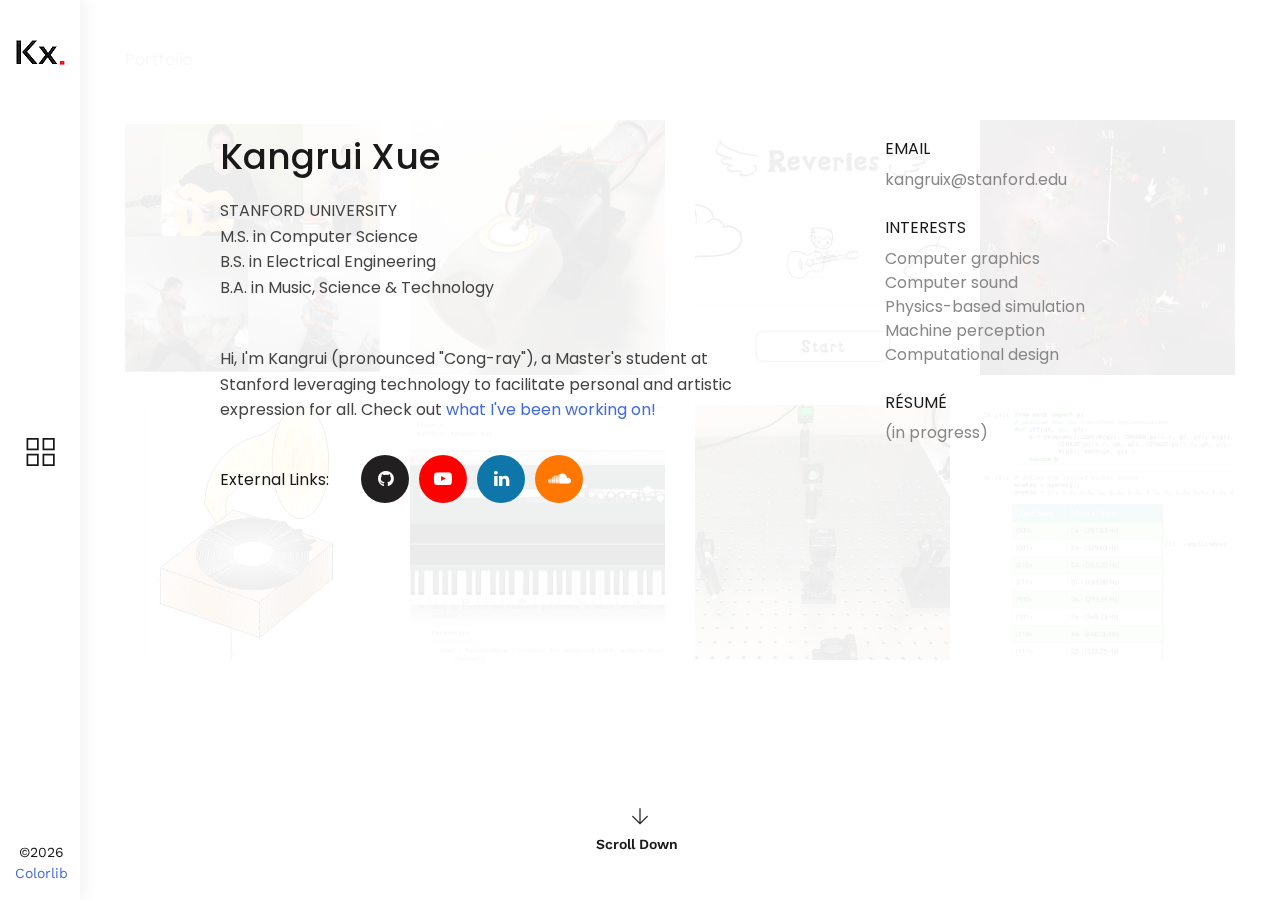
<file: index.html>
<!DOCTYPE html>
<html lang="en">
<head>
    <title>Kangrui Xue</title>

    <!-- Required meta tags -->
    <meta charset="utf-8">
    <meta name="viewport" content="width=device-width, initial-scale=1, shrink-to-fit=no">

    <!-- Bootstrap CSS -->
    <link rel="stylesheet" href="theme/css/bootstrap.min.css">

    <!-- FontAwesome CSS -->
    <link rel="stylesheet" href="theme/css/font-awesome.min.css">

    <!-- Styles -->
    <link rel="stylesheet" href="theme/style.css">
</head>
<body>
  <header class="site-header">
      <div class="site-branding">
          <h1 class="site-title"><a href="#" rel="home"><img src="theme/images/logo.png" alt="Logo" onclick="on()"></a></h1>
      </div><!-- .site-branding -->

      <div class="hamburger-menu">
          <div class="menu-icon">
              <img src="theme/images/portfolio-icon.png" alt="portfolio" onclick="off()">
          </div><!-- .menu-icon -->
      </div><!-- .hamburger-menu -->

      <p class="copyright"><!-- Link back to Colorlib can't be removed. Template is licensed under CC BY 3.0. -->
      &copy;<script>document.write(new Date().getFullYear());</script><br><a href="https://colorlib.com" target="_blank">Colorlib</a>
      <!-- Link back to Colorlib can't be removed. Template is licensed under CC BY 3.0. -->
      </p>
  </header><!-- .site-header -->

  <div class="nav-bar-sep d-lg-none"></div>

  <div id="overlay" class="outer-container">
      <div class="container single-portfolio">
        <div class="row">
          <div class="col-12 offset-lg-1 col-lg-6">
              <div class="content-area">
                  <header class="entry-header">
                      <h1>Kangrui Xue</h1>
                  </header><!-- .entry-header -->

                  <div class="entry-content">
                      <p>STANFORD UNIVERSITY
                      <br>M.S. in Computer Science
                      <br>B.S. in Electrical Engineering
                      <br>B.A. in Music, Science & Technology</p>
                  </div><!-- .entry-content -->

                  <div class="entry-content">
                      <p><br>Hi, I'm Kangrui (pronounced "Cong-ray"), a Master's student at Stanford leveraging technology to facilitate personal and
                        artistic expression for all. Check out <a href="#" onclick="off()">what I've been working on!</a></p>
                  </div><!-- .entry-content -->

                  <div class="post-share flex align-items-center">
                      <label>External Links:</label>

                      <ul class="post-share flex align-items-center">
                          <li class="gh"><a href="https://github.com/kangruix"><i class="fa fa-github"></i></a></li>
                          <li class="yt"><a href="https://www.youtube.com/channel/UCdsyfeVQIOXa96ypHGYYUbA"><i class="fa fa-youtube-play"></i></a></li>
                          <li class="li"><a href="https://www.linkedin.com/in/kangrui-xue-87945a156"><i class="fa fa-linkedin"></i></a></li>
                          <li class="sc"><a href="https://soundcloud.com/kangruiwest"><i class="fa fa-soundcloud"></i></a></li>
                      </ul>
                  </div><!-- .post-share -->
              </div><!-- .content-area -->
          </div><!-- .col-12 -->

          <aside class="col-12 offset-lg-1 col-lg-3">
              <div class="entry-meta">
                  <div class="post-category">
                      <label>Email</label>
                      <span><a href="mailto:kangruix@stanford.edu">kangruix@stanford.edu</a></span>
                  </div><!-- .post-category -->

                  <div class="posted-tags">
                      <label>Interests</label>
                      <span><p>Computer graphics <br>Computer sound <br>Physics-based simulation <br>Machine perception <br>Computational design</span>
                  </div><!-- .entry-meta -->

                  <div class="posted-date">
                      <label>résumé</label>
                      <span class="date-format"><a href="#">(in progress)</a></span>
                  </div><!-- .posted-date -->
              </div><!-- .entry-meta -->
          </aside><!-- .col-md-3 -->
        </div><!-- .row -->
      </div><!-- .container -->
    </div><!-- .outer-container -->

  <!--===================================================================================================-->

  <div class="outer-container">
      <div class="container portfolio-page">
          <div class="row">
              <div class="col">
                  <ul class="breadcrumbs flex align-items-center">
                      <li>Portfolio</li>
                  </ul><!-- .breadcrumbs -->
              </div><!-- .col -->
          </div><!-- .row -->

          <div class="row">
              <div class="col-12 col-md-6 col-lg-3">
                  <div class="portfolio-content">
                      <figure><img src="theme/images/8.jpg" alt=""></figure>

                      <div class="entry-content flex flex-column align-items-center justify-content-center">
                          <h3><a href="https://youtu.be/1B7ZHEeZnPU">Timepiece</a></h3>
                          <ul class="flex flex-wrap justify-content-center">
                              <li><a href="https://youtu.be/1B7ZHEeZnPU">Composition for Taiko and guitar, performed socially-distanced;</a></li>
                              <li><a>Final Cut, Logic Pro</a></li>
                          </ul>
                      </div><!-- .entry-content -->
                  </div><!-- .portfolio-content -->
              </div><!-- .col -->
              <div class="col-12 col-md-8 col-lg-3">
                  <div class="portfolio-content">
                      <figure><img src="theme/images/7.jpg" alt=""></figure>

                      <div class="entry-content flex flex-column align-items-center justify-content-center">
                          <h3><a href="https://youtu.be/1kmrxovMiJ0">Arashi</a></h3>
                          <ul class="flex flex-wrap justify-content-center">
                              <li><a href="https://youtu.be/1kmrxovMiJ0">Electro-acoustic shakuhachi flute fabricated from scratch;</a></li>
                              <li><a>C, Arduino</a></li>
                          </ul>
                      </div><!-- .entry-content -->
                  </div><!-- .portfolio-content -->
              </div><!-- .col -->
              <div class="col-12 col-md-6 col-lg-3">
                  <div class="portfolio-content">
                      <figure><img src="theme/images/6.jpg" alt=""></figure>

                      <div class="entry-content flex flex-column align-items-center justify-content-center">
                          <h3><a href="https://youtu.be/uh8B3GFYntU">~Reveries~</a></h3>
                          <ul class="flex flex-wrap justify-content-center">
                              <li><a href="https://youtu.be/uh8B3GFYntU">Interactive short film on our lifelong relationships to music;</a></li>
                              <li><a>Unity, C#</a></li>
                          </ul>
                      </div><!-- .entry-content -->
                  </div><!-- .portfolio-content -->
              </div><!-- .col -->
              <div class="col-12 col-md-6 col-lg-3">
                  <div class="portfolio-content">
                      <figure><img src="theme/images/5.jpg" alt=""></figure>

                      <div class="entry-content flex flex-column align-items-center justify-content-center">
                          <h3><a href="https://youtu.be/kYs_z2-Zlj4">s p a c e t i m e</a></h3>
                          <ul class="flex flex-wrap justify-content-center">
                              <li><a href="https://youtu.be/kYs_z2-Zlj4">Wacky drum sequencer with a focus on manipulating time;</a></li>
                              <li><a>Unity, C#</a></li>
                          </ul>
                      </div><!-- .entry-content -->
                  </div><!-- .portfolio-content -->
              </div><!-- .col -->
          </div><!-- .row -->

          <div class="row">
              <div class="col-12 col-md-6 col-lg-3">
                  <div class="portfolio-content">
                      <figure><img src="theme/images/4.jpg" alt=""></figure>

                      <div class="entry-content flex flex-column align-items-center justify-content-center">
                          <h3><a href="https://youtu.be/LFs6DopMnRs">SoundSketch!</a></h3>
                          <ul class="flex flex-wrap justify-content-center">
                              <li><a href="https://youtu.be/LFs6DopMnRs">Audio waveform visualiser inspired by childhood doodles;</a></li>
                              <li><a>C++, OpenGL</a></li>
                          </ul>
                      </div><!-- .entry-content -->
                  </div><!-- .portfolio-content -->
              </div><!-- .col -->
              <div class="col-12 col-md-8 col-lg-3">
                  <div class="portfolio-content">
                      <figure><img src="theme/images/3.jpg" alt=""></figure>

                      <div class="entry-content flex flex-column align-items-center justify-content-center">
                          <h3><a href="https://github.com/kangruix/VirtualFlute">Virtual Flute</a></h3>
                          <ul class="flex flex-wrap justify-content-center">
                              <li><a href="https://github.com/kangruix/VirtualFlute">Digital signal processing for physical simulation of flutes;</a></li>
                              <li><a>C++, JUCE</a></li>
                          </ul>
                      </div><!-- .entry-content -->
                  </div><!-- .portfolio-content -->
              </div><!-- .col -->
              <div class="col-12 col-md-6 col-lg-3">
                  <div class="portfolio-content">
                      <figure><img src="theme/images/2.jpg" alt=""></figure>

                      <div class="entry-content flex flex-column align-items-center justify-content-center">
                          <h3><a href="theme/images/EE134.pdf">Optical Mic</a></h3>
                          <ul class="flex flex-wrap justify-content-center">
                              <li><a href="theme/images/EE134.pdf">Using light to record sound (with a Michelson interferometer);</a></li>
                              <li><a>MATLAB</a></li>
                          </ul>
                      </div><!-- .entry-content -->
                  </div><!-- .portfolio-content -->
              </div><!-- .col -->
              <div class="col-12 col-md-6 col-lg-3">
                  <div class="portfolio-content">
                      <figure><img src="theme/images/1.jpg" alt=""></figure>

                      <div class="entry-content flex flex-column align-items-center justify-content-center">
                          <h3><a href="https://github.com/kangruix/MUSIQu">MUSIQu</a></h3>
                          <ul class="flex flex-wrap justify-content-center">
                              <li><a href="https://github.com/kangruix/MUSIQu">A musical framework / sonification for quantum computing;</a></li>
                              <li><a>Python</a></li>
                          </ul>
                      </div><!-- .entry-content -->
                  </div><!-- .portfolio-content -->
              </div><!-- .col -->
          </div><!-- .row -->

          <div class="scroll-down flex flex-column justify-content-center align-items-center d-none d-lg-block">
              <span class="arrow-down flex justify-content-center align-items-center"><img src="theme/images/arrow-down.png" alt="arrow"></span>
              <span class="scroll-text">&nbsp;&nbsp;&nbsp;&nbsp;Scroll Down</span>
          </div><!-- .scroll-down -->
      </div><!-- .container -->
  </div><!-- .outer-container -->

  <script type='text/javascript' src='theme/js/jquery.js'></script>
  <script type='text/javascript' src='theme/js/custom.js'></script>

</body>
</html>
</file>
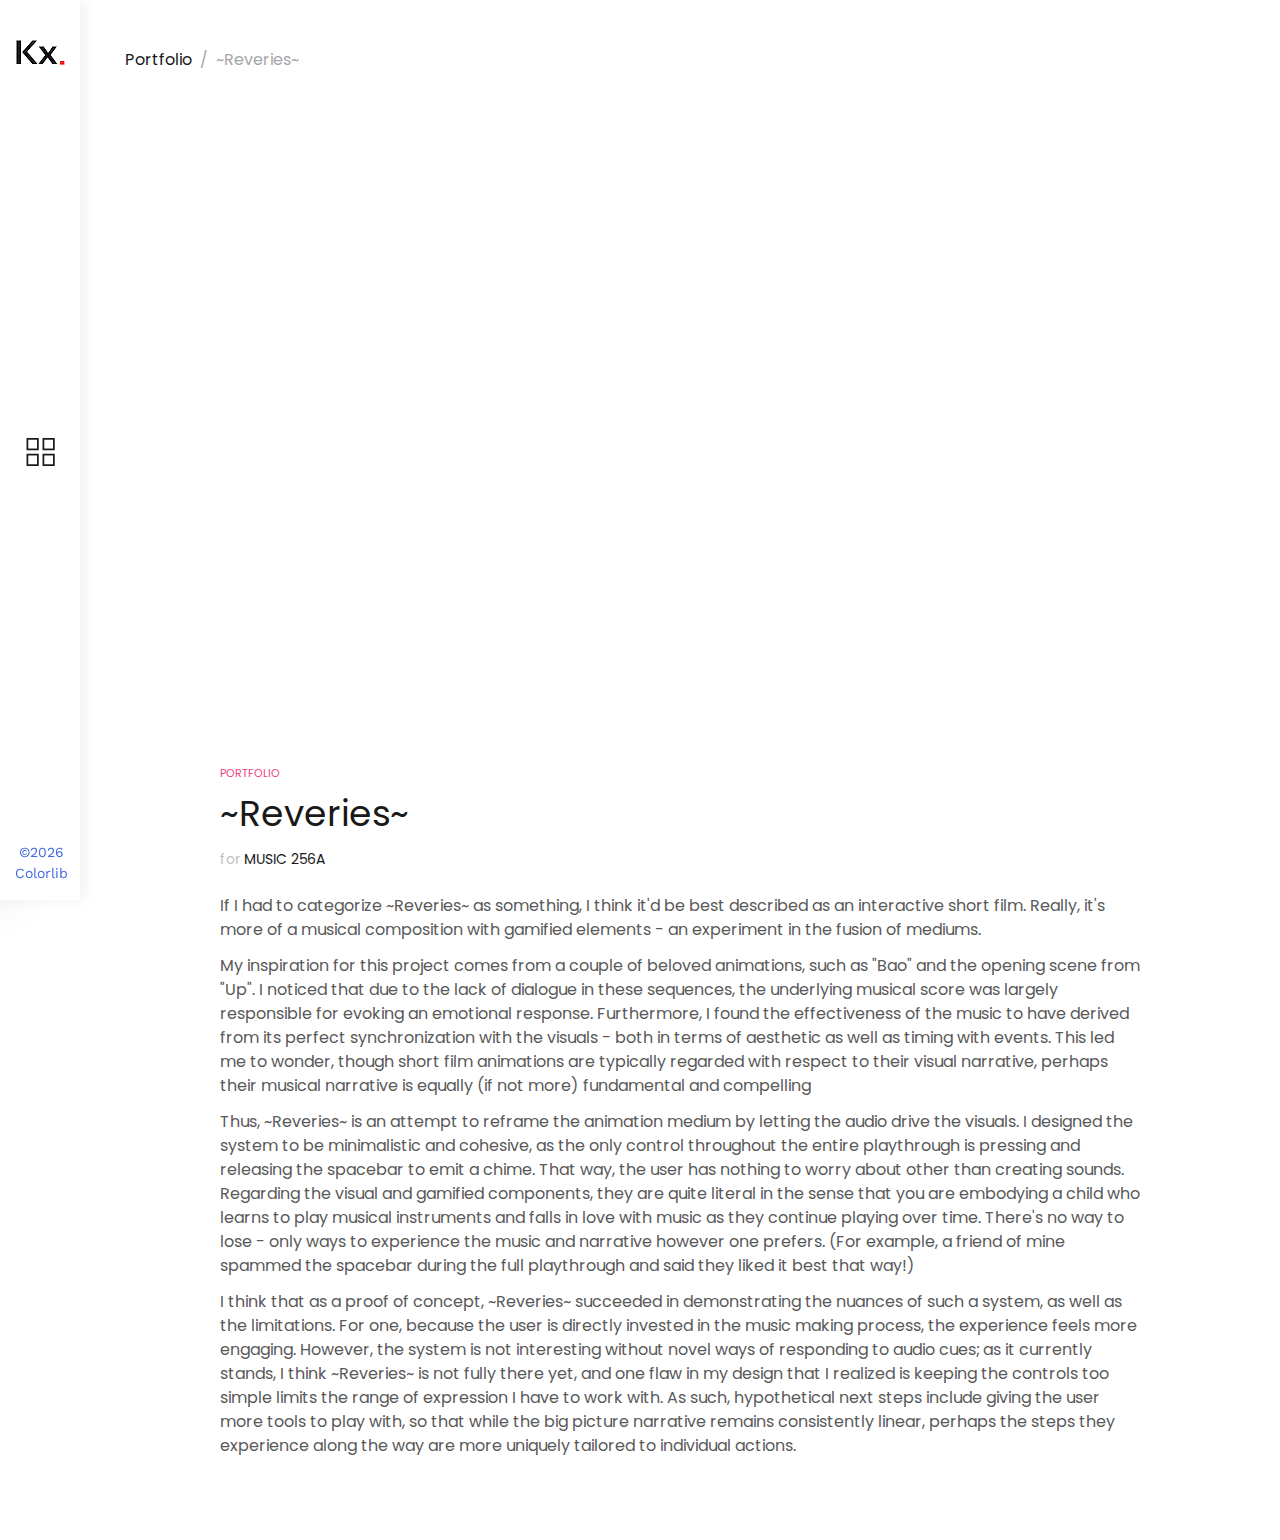
<file: reveries.html>
<!DOCTYPE html>
<html lang="en">
<head>
    <title>Kangrui Xue</title>

    <!-- Required meta tags -->
    <meta charset="utf-8">
    <meta name="viewport" content="width=device-width, initial-scale=1, shrink-to-fit=no">

    <!-- Bootstrap CSS -->
    <link rel="stylesheet" href="theme/css/bootstrap.min.css">

    <!-- FontAwesome CSS -->
    <link rel="stylesheet" href="theme/css/font-awesome.min.css">

    <!-- Styles -->
    <link rel="stylesheet" href="theme/style.css">
</head>
<body><header class="site-header">
    <div class="site-branding">
        <h1 class="site-title"><a href="index.html" rel="home"><img src="theme/images/logo.png" alt="Logo"></a></h1>
    </div><!-- .site-branding -->

    <div class="hamburger-menu">
        <div class="menu-icon">
		<a href="index.html" rel="home"><img src="theme/images/portfolio-icon.png" alt="menu icon">
        </div><!-- .menu-icon -->

	<p class="copyright"><!-- Link back to Colorlib can't be removed. Template is licensed under CC BY 3.0. -->
      &copy;<script>document.write(new Date().getFullYear());</script><br><a href="https://colorlib.com" target="_blank">Colorlib</a>
      <!-- Link back to Colorlib can't be removed. Template is licensed under CC BY 3.0. -->
      </p>
    </div><!-- .hamburger-menu -->
  </header><!-- .site-header -->

<nav class="site-navigation flex flex-column justify-content-between">
    <div class="site-branding d-none d-lg-block ">
        <h1 class="site-title"><a href="index.html" rel="home"><img src="theme/images/logo2.png" alt="Logo"></a></h1>
    </div><!-- .site-branding -->

    <ul class="main-menu flex flex-column justify-content-center">
        <li class="current-menu-item"><a href="index.html">Portfolio</a></li>
        <li><a href="#">About</a></li>
    </ul>

    <p><!-- Link back to Colorlib can't be removed. Template is licensed under CC BY 3.0. -->
Copyright &copy;<script>document.write(new Date().getFullYear());</script> All rights reserved | This template is made with <i class="fa fa-heart-o" aria-hidden="true"></i> by <a href="https://colorlib.com" target="_blank">Colorlib</a>
<!-- Link back to Colorlib can't be removed. Template is licensed under CC BY 3.0. -->
</p>

</nav><!-- .site-navigation -->

<div class="nav-bar-sep d-lg-none"></div>

<div class="outer-container">
    <div class="single-post">
        <div class="container">
            <div class="row">
                <div class="col">
                    <ul class="breadcrumbs flex align-items-center">
                        <li><a href="#">Portfolio</a></li>
                        <li>~Reveries~</li>
                    </ul><!-- .breadcrumbs -->
                </div><!-- .col -->
            </div><!-- .row -->

            <div class="row">
                <div class="col-12">
                    <div class="featured-img">
                        <iframe width="1111" height="588" src="https://www.youtube.com/embed/uh8B3GFYntU" frameborder="0" allow="accelerometer; autoplay; encrypted-media; gyroscope; picture-in-picture" allowfullscreen></iframe>
                    </div><!-- .content-area -->
                </div><!-- .col -->

                <div class="col-12 offset-lg-1 col-lg-10">
                    <div class="content-area">
                        <header class="entry-header">
                            <div class="post-meta">
                                <a href="#">Portfolio</a>
                            </div><!-- .meta-post -->

                            <h1>~Reveries~</h1>

                            <span class="byline">for <span class="author"><a href="#">MUSIC 256A</a></span></span>
                        </header><!-- .entry-header -->

                        <div class="entry-content">
                            <p>If I had to categorize ~Reveries~ as something, I think it'd be best described as an interactive short film. Really, it's more of a musical composition
                               with gamified elements - an experiment in the fusion of mediums. </p>

                            <p>My inspiration for this project comes from a couple of beloved animations, such as "Bao" and the opening scene from "Up". I noticed that due to the lack
                               of dialogue in these sequences, the underlying musical score was largely responsible for evoking an emotional response. Furthermore, I found the
                               effectiveness of the music to have derived from its perfect synchronization with the visuals - both in terms of aesthetic as well as timing with events. This led
                               me to wonder, though short film animations are typically regarded with respect to their visual narrative, perhaps their musical narrative is equally (if not more) fundamental and compelling </p>

                            <p>Thus, ~Reveries~ is an attempt to reframe the animation medium by letting the audio drive the visuals. I designed the system to be minimalistic and cohesive,
                               as the only control throughout the entire playthrough is pressing and releasing the spacebar to emit a chime. That way, the user has nothing to worry about other than
                               creating sounds. Regarding the visual and gamified components, they are quite literal in the sense that you are embodying a child who learns to play musical instruments and
                               falls in love with music as they continue playing over time. There's no way to lose - only ways to experience the music and narrative however one prefers. (For example, a friend
                               of mine spammed the spacebar during the full playthrough and said they liked it best that way!) </p>

                            <p>I think that as a proof of concept, ~Reveries~ succeeded in demonstrating the nuances
                               of such a system, as well as the limitations. For one, because the user is directly invested in the music making process, the experience feels more engaging. However, the
                               system is not interesting without novel ways of responding to audio cues; as it currently stands, I think ~Reveries~ is not fully there yet, and one flaw in my design
                               that I realized is keeping the controls too simple limits the range of expression I have to work with. As such, hypothetical next steps include giving the user more tools to
                               play with, so that while the big picture narrative remains consistently linear, perhaps the steps they experience along the way are more uniquely tailored to individual actions. </p>
                        </div><!-- .entry-content -->
                    </div><!-- .content-area -->
                </div><!-- .col-12 -->
            </div><!-- .row -->
        </div><!-- .container -->
    </div><!-- .single-post -->
</div><!-- .outer-container -->

<script type='text/javascript' src='theme/js/jquery.js'></script>
<script type='text/javascript' src='theme/js/custom.js'></script>

</body>
</html>
</file>
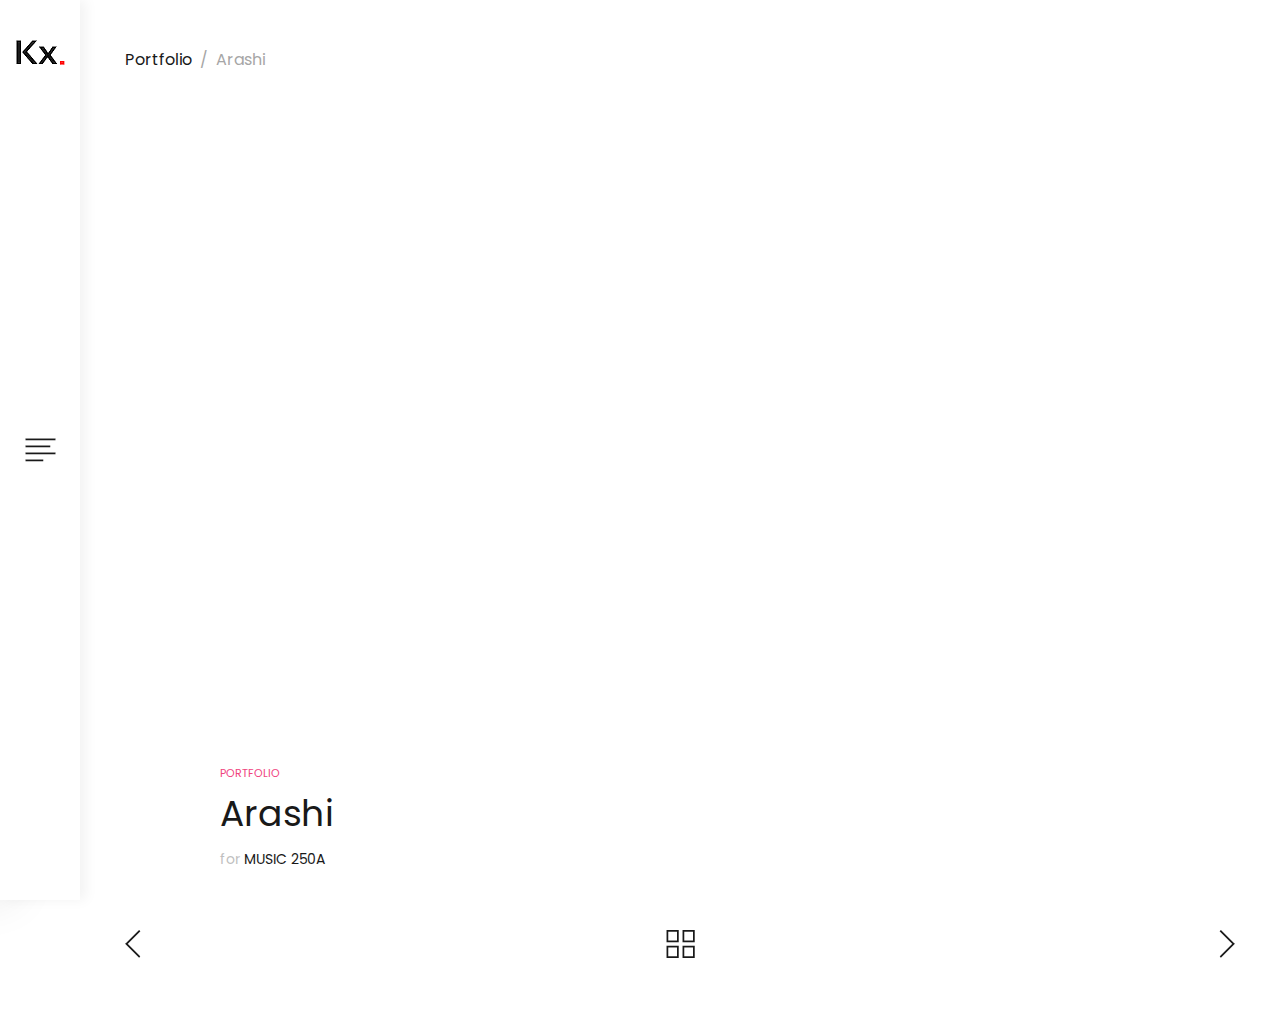
<file: portfolio/arashi.html>
<!DOCTYPE html>
<html lang="en">
<head>
    <title>Kangrui Xue</title>

    <!-- Required meta tags -->
    <meta charset="utf-8">
    <meta name="viewport" content="width=device-width, initial-scale=1, shrink-to-fit=no">

    <!-- Bootstrap CSS -->
    <link rel="stylesheet" href="css/bootstrap.min.css">

    <!-- FontAwesome CSS -->
    <link rel="stylesheet" href="css/font-awesome.min.css">

    <!-- Styles -->
    <link rel="stylesheet" href="style.css">
</head>
<body><header class="site-header">
    <div class="site-branding">
        <h1 class="site-title"><a href="../index.html" rel="home"><img src="images/logo.png" alt="Logo"></a></h1>
    </div><!-- .site-branding -->

    <div class="hamburger-menu">
        <div class="menu-icon">
            <img src="images/menu-icon.png" alt="menu icon">
        </div><!-- .menu-icon -->

        <div class="menu-close-icon">
            <img src="images/x.png" alt="menu close icon">
        </div><!-- .menu-close-icon -->
    </div><!-- .hamburger-menu -->
  </header><!-- .site-header -->

<nav class="site-navigation flex flex-column justify-content-between">
    <div class="site-branding d-none d-lg-block ">
        <h1 class="site-title"><a href="../index.html" rel="home"><img src="images/logo2.png" alt="Logo"></a></h1>
    </div><!-- .site-branding -->

    <ul class="main-menu flex flex-column justify-content-center">
        <li class="current-menu-item"><a href="../index.html">Portfolio</a></li>
        <li><a href="#">About</a></li>
    </ul>

    <p><!-- Link back to Colorlib can't be removed. Template is licensed under CC BY 3.0. -->
Copyright &copy;<script>document.write(new Date().getFullYear());</script> All rights reserved | This template is made with <i class="fa fa-heart-o" aria-hidden="true"></i> by <a href="https://colorlib.com" target="_blank">Colorlib</a>
<!-- Link back to Colorlib can't be removed. Template is licensed under CC BY 3.0. -->
</p>

</nav><!-- .site-navigation -->

<div class="nav-bar-sep d-lg-none"></div>

<div class="outer-container">
    <div class="single-post">
        <div class="container">
            <div class="row">
                <div class="col">
                    <ul class="breadcrumbs flex align-items-center">
                        <li><a href="#">Portfolio</a></li>
                        <li>Arashi</li>
                    </ul><!-- .breadcrumbs -->
                </div><!-- .col -->
            </div><!-- .row -->

            <div class="row">
                <div class="col-12">
                    <div class="featured-img">
                        <iframe width="1111" height="588" src="https://www.youtube.com/embed/1kmrxovMiJ0" frameborder="0" allow="accelerometer; autoplay; encrypted-media; gyroscope; picture-in-picture" allowfullscreen></iframe>                    </div><!-- .content-area -->
                </div><!-- .col -->

                <div class="col-12 offset-lg-1 col-lg-10">
                    <div class="content-area">
                        <header class="entry-header">
                            <div class="post-meta">
                                <a href="#">Portfolio</a>
                            </div><!-- .meta-post -->

                            <h1>Arashi</h1>

                            <span class="byline">for <span class="author"><a href="#">MUSIC 250A</a></span></span>
                        </header><!-- .entry-header -->

                        <div class="entry-content">
                            <p></p>

                            <p></p>

                            <p></p>
                        </div><!-- .entry-content -->
                    </div><!-- .content-area -->
                </div><!-- .col-12 -->
            </div><!-- .row -->

            <div class="row">
                <div class="col">
                    <nav class="post-nav">
                        <ul class="flex justify-content-between align-items-center">
                            <li><a href="spacetime.html"><img src="images/angle-left.png" alt="Previous"></a></li>
                            <li><a href="../index.html"><img src="images/portfolio-icon.png" alt="Back to Portfolio"></a></li>
                            <li><a href="virtualflute.html"><img src="images/angle-right.png" alt="Next"></a></li>
                        </ul>
                    </nav><!-- .post-nav -->
                </div><!-- .col -->
            </div><!-- .row -->
        </div><!-- .container -->
    </div><!-- .single-post -->
</div><!-- .outer-container -->

<script type='text/javascript' src='js/jquery.js'></script>
<script type='text/javascript' src='js/custom.js'></script>

</body>
</html>
</file>
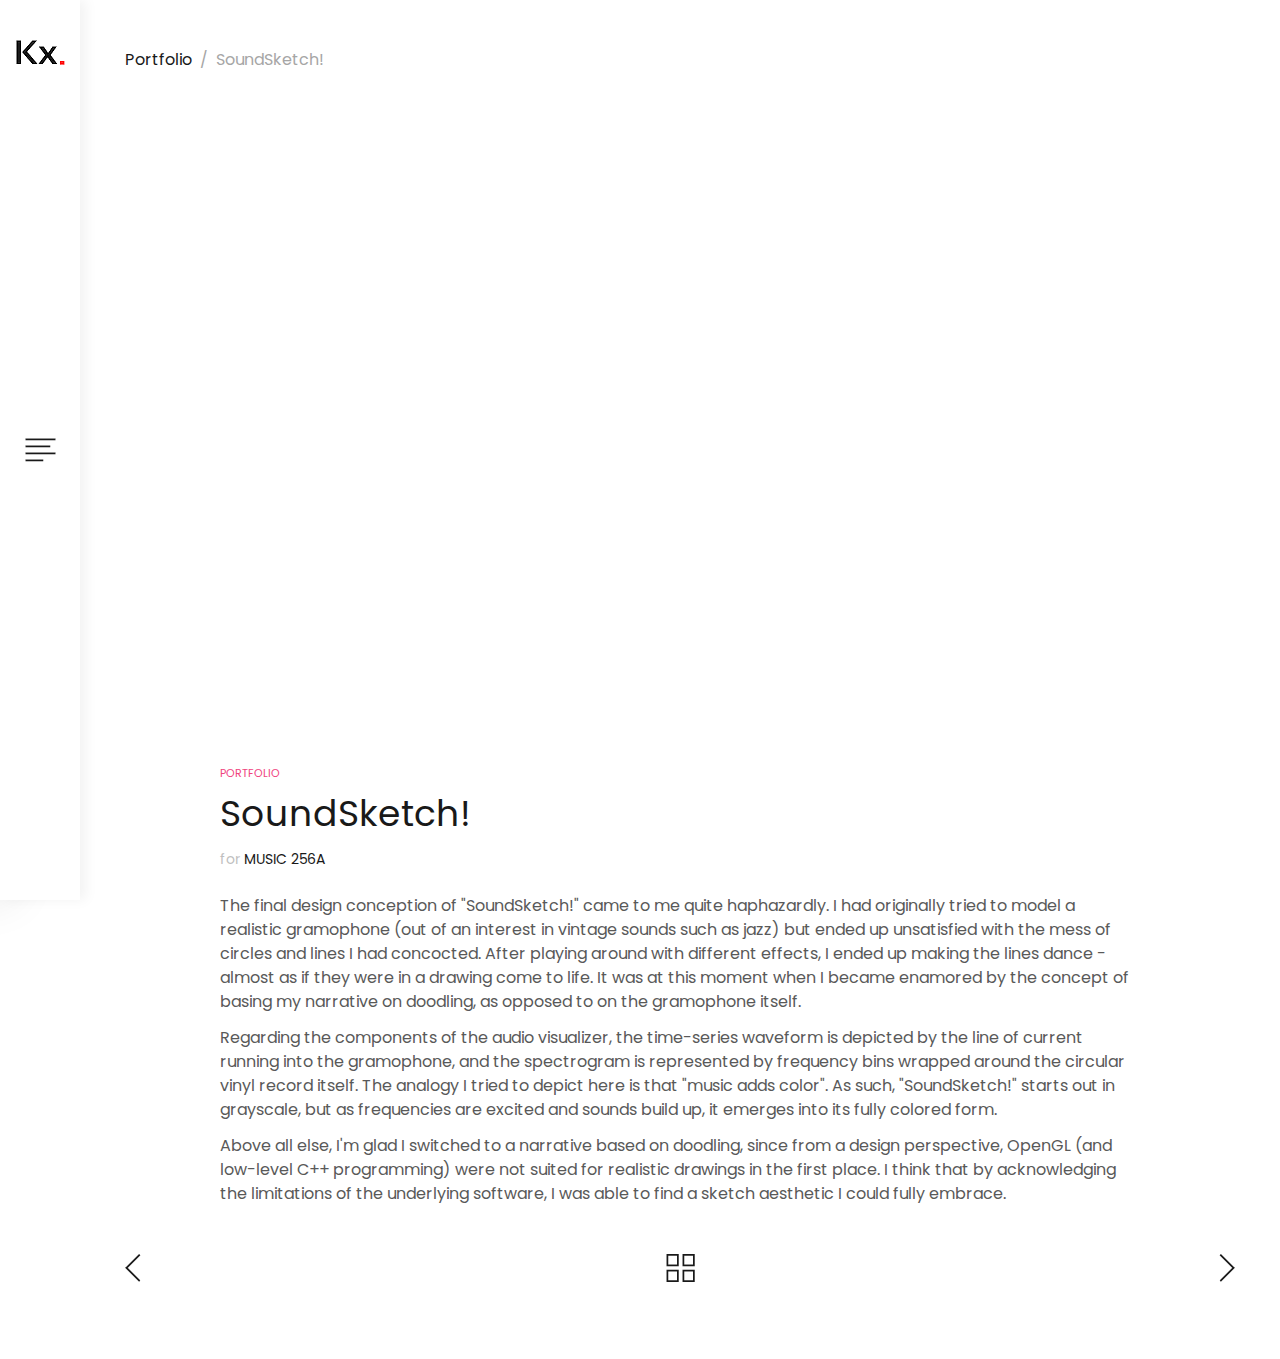
<file: portfolio/soundsketch.html>
<!DOCTYPE html>
<html lang="en">
<head>
    <title>Kangrui Xue</title>

    <!-- Required meta tags -->
    <meta charset="utf-8">
    <meta name="viewport" content="width=device-width, initial-scale=1, shrink-to-fit=no">

    <!-- Bootstrap CSS -->
    <link rel="stylesheet" href="css/bootstrap.min.css">

    <!-- FontAwesome CSS -->
    <link rel="stylesheet" href="css/font-awesome.min.css">

    <!-- Styles -->
    <link rel="stylesheet" href="style.css">
</head>
<body><header class="site-header">
    <div class="site-branding">
        <h1 class="site-title"><a href="../index.html" rel="home"><img src="images/logo.png" alt="Logo"></a></h1>
    </div><!-- .site-branding -->

    <div class="hamburger-menu">
        <div class="menu-icon">
            <img src="images/menu-icon.png" alt="menu icon">
        </div><!-- .menu-icon -->

        <div class="menu-close-icon">
            <img src="images/x.png" alt="menu close icon">
        </div><!-- .menu-close-icon -->
    </div><!-- .hamburger-menu -->
  </header><!-- .site-header -->

<nav class="site-navigation flex flex-column justify-content-between">
    <div class="site-branding d-none d-lg-block ">
        <h1 class="site-title"><a href="../index.html" rel="home"><img src="images/logo2.png" alt="Logo"></a></h1>
    </div><!-- .site-branding -->

    <ul class="main-menu flex flex-column justify-content-center">
        <li class="current-menu-item"><a href="../index.html">Portfolio</a></li>
        <li><a href="#">About</a></li>
    </ul>

    <p><!-- Link back to Colorlib can't be removed. Template is licensed under CC BY 3.0. -->
Copyright &copy;<script>document.write(new Date().getFullYear());</script> All rights reserved | This template is made with <i class="fa fa-heart-o" aria-hidden="true"></i> by <a href="https://colorlib.com" target="_blank">Colorlib</a>
<!-- Link back to Colorlib can't be removed. Template is licensed under CC BY 3.0. -->
</p>

</nav><!-- .site-navigation -->

<div class="nav-bar-sep d-lg-none"></div>

<div class="outer-container">
    <div class="single-post">
        <div class="container">
            <div class="row">
                <div class="col">
                    <ul class="breadcrumbs flex align-items-center">
                        <li><a href="#">Portfolio</a></li>
                        <li>SoundSketch!</li>
                    </ul><!-- .breadcrumbs -->
                </div><!-- .col -->
            </div><!-- .row -->

            <div class="row">
                <div class="col-12">
                    <div class="featured-img">
                        <iframe width="1111" height="588" src="https://www.youtube.com/embed/LFs6DopMnRs" frameborder="0" allow="accelerometer; autoplay; encrypted-media; gyroscope; picture-in-picture" allowfullscreen></iframe>
                    </div><!-- .content-area -->
                </div><!-- .col -->

                <div class="col-12 offset-lg-1 col-lg-10">
                    <div class="content-area">
                        <header class="entry-header">
                            <div class="post-meta">
                                <a href="#">Portfolio</a>
                            </div><!-- .meta-post -->

                            <h1>SoundSketch!</h1>

                            <span class="byline">for <span class="author"><a href="#">MUSIC 256A</a></span></span>
                        </header><!-- .entry-header -->

                        <div class="entry-content">
                            <p>The final design conception of "SoundSketch!" came to me quite haphazardly. I had originally tried to model a realistic gramophone (out of an
                               interest in vintage sounds such as jazz) but ended up unsatisfied with the mess of circles and lines I had concocted. After playing around with
                               different effects, I ended up making the lines dance - almost as if they were in a drawing come to life. It was at this moment when I became enamored
                               by the concept of basing my narrative on doodling, as opposed to on the gramophone itself. </p>

                            <p>Regarding the components of the audio visualizer, the time-series waveform is depicted by the line of current running into the gramophone, and the
                               spectrogram is represented by frequency bins wrapped around the circular vinyl record itself. The analogy I tried to depict here is that "music adds color".
                               As such, "SoundSketch!" starts out in grayscale, but as frequencies are excited and sounds build up, it emerges into its fully colored form.</p>

                            <p>Above all else, I'm glad I switched to a narrative based on doodling, since from a design perspective, OpenGL (and low-level C++ programming)
                               were not suited for realistic drawings in the first place. I think that by acknowledging the limitations of the underlying software, I was able to
                               find a sketch aesthetic I could fully embrace.</p>
                        </div><!-- .entry-content -->
                    </div><!-- .content-area -->
                </div><!-- .col-12 -->
            </div><!-- .row -->

            <div class="row">
                <div class="col">
                    <nav class="post-nav">
                        <ul class="flex justify-content-between align-items-center">
                            <li><a href="spacetime.html"><img src="images/angle-left.png" alt="Previous"></a></li>
                            <li><a href="../index.html"><img src="images/portfolio-icon.png" alt="Back to Portfolio"></a></li>
                            <li><a href="virtualflute.html"><img src="images/angle-right.png" alt="Next"></a></li>
                        </ul>
                    </nav><!-- .post-nav -->
                </div><!-- .col -->
            </div><!-- .row -->
        </div><!-- .container -->
    </div><!-- .single-post -->
</div><!-- .outer-container -->

<script type='text/javascript' src='js/jquery.js'></script>
<script type='text/javascript' src='js/custom.js'></script>

</body>
</html>
</file>
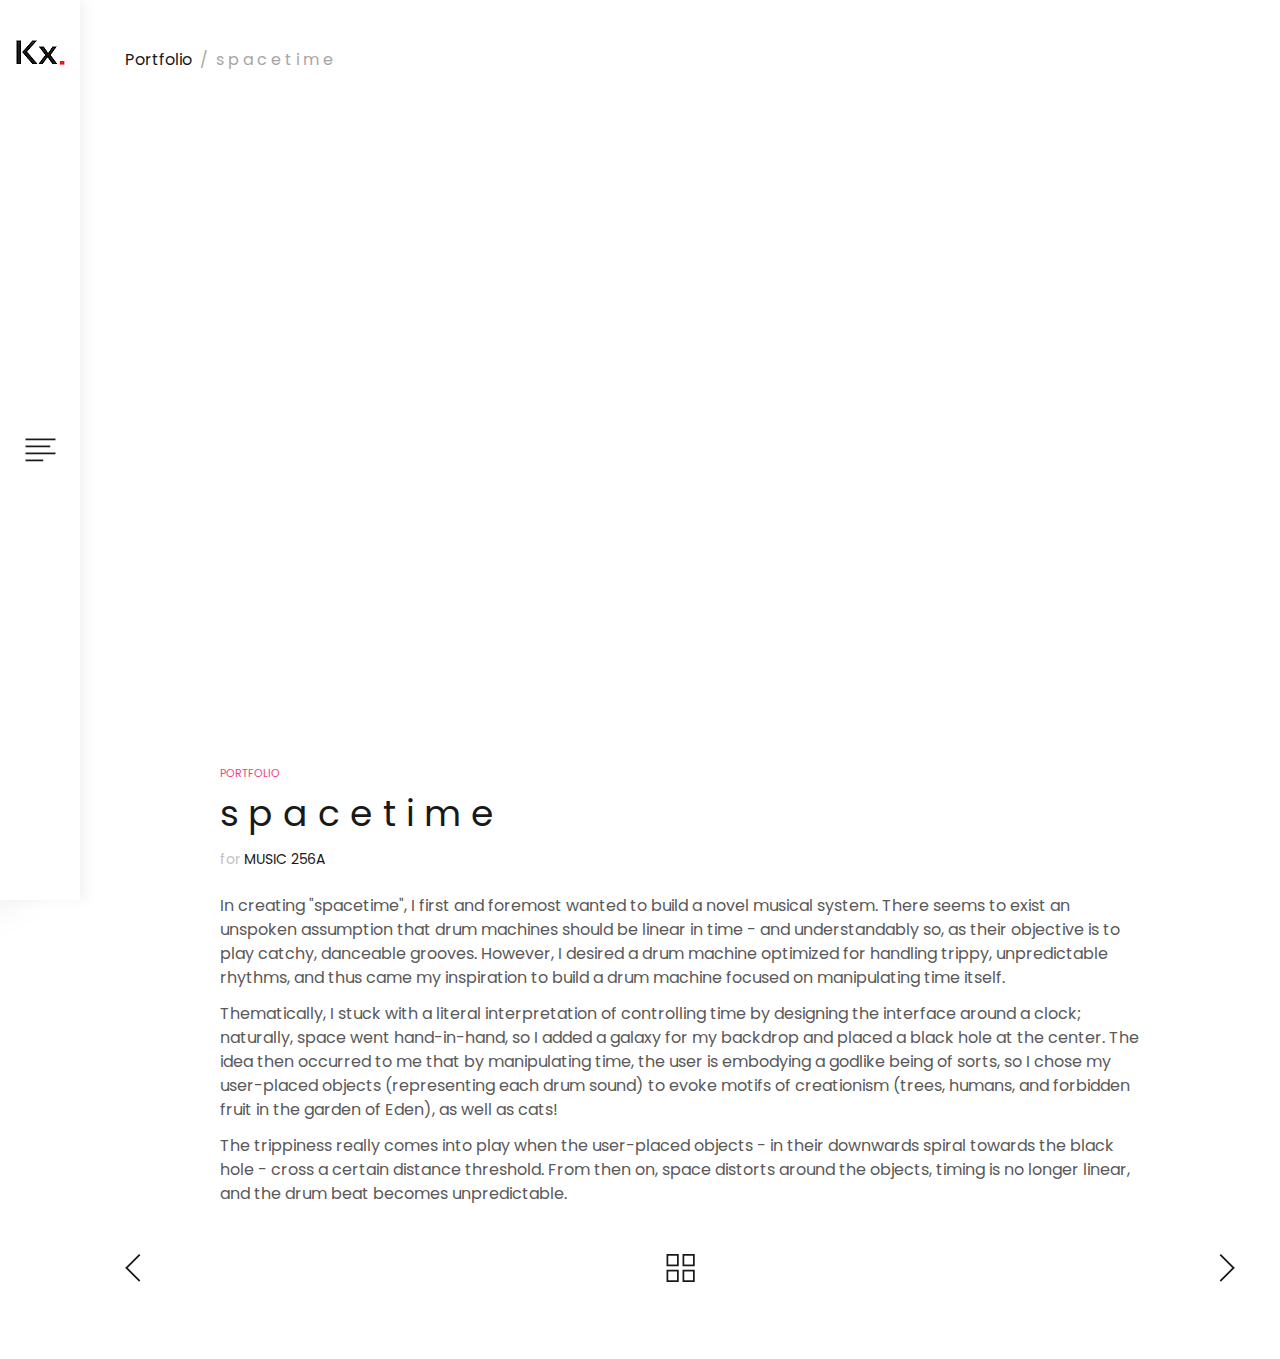
<file: portfolio/spacetime.html>
<!DOCTYPE html>
<html lang="en">
<head>
    <title>Kangrui Xue</title>

    <!-- Required meta tags -->
    <meta charset="utf-8">
    <meta name="viewport" content="width=device-width, initial-scale=1, shrink-to-fit=no">

    <!-- Bootstrap CSS -->
    <link rel="stylesheet" href="css/bootstrap.min.css">

    <!-- FontAwesome CSS -->
    <link rel="stylesheet" href="css/font-awesome.min.css">

    <!-- Styles -->
    <link rel="stylesheet" href="style.css">
</head>
<body><header class="site-header">
    <div class="site-branding">
        <h1 class="site-title"><a href="../index.html" rel="home"><img src="images/logo.png" alt="Logo"></a></h1>
    </div><!-- .site-branding -->

    <div class="hamburger-menu">
        <div class="menu-icon">
            <img src="images/menu-icon.png" alt="menu icon">
        </div><!-- .menu-icon -->

        <div class="menu-close-icon">
            <img src="images/x.png" alt="menu close icon">
        </div><!-- .menu-close-icon -->
    </div><!-- .hamburger-menu -->
  </header><!-- .site-header -->

<nav class="site-navigation flex flex-column justify-content-between">
    <div class="site-branding d-none d-lg-block ">
        <h1 class="site-title"><a href="../index.html" rel="home"><img src="images/logo2.png" alt="Logo"></a></h1>
    </div><!-- .site-branding -->

    <ul class="main-menu flex flex-column justify-content-center">
        <li class="current-menu-item"><a href="../index.html">Portfolio</a></li>
        <li><a href="#">About</a></li>
    </ul>

    <p><!-- Link back to Colorlib can't be removed. Template is licensed under CC BY 3.0. -->
Copyright &copy;<script>document.write(new Date().getFullYear());</script> All rights reserved | This template is made with <i class="fa fa-heart-o" aria-hidden="true"></i> by <a href="https://colorlib.com" target="_blank">Colorlib</a>
<!-- Link back to Colorlib can't be removed. Template is licensed under CC BY 3.0. -->
</p>

</nav><!-- .site-navigation -->

<div class="nav-bar-sep d-lg-none"></div>

<div class="outer-container">
    <div class="single-post">
        <div class="container">
            <div class="row">
                <div class="col">
                    <ul class="breadcrumbs flex align-items-center">
                        <li><a href="#">Portfolio</a></li>
                        <li>s p a c e t i m e</li>
                    </ul><!-- .breadcrumbs -->
                </div><!-- .col -->
            </div><!-- .row -->

            <div class="row">
                <div class="col-12">
                    <div class="featured-img">
                        <iframe width="1111" height="588" src="https://www.youtube.com/embed/kYs_z2-Zlj4" frameborder="0" allow="accelerometer; autoplay; encrypted-media; gyroscope; picture-in-picture" allowfullscreen></iframe>
                    </div><!-- .content-area -->
                </div><!-- .col -->

                <div class="col-12 offset-lg-1 col-lg-10">
                    <div class="content-area">
                        <header class="entry-header">
                            <div class="post-meta">
                                <a href="#">Portfolio</a>
                            </div><!-- .meta-post -->

                            <h1>s p a c e t i m e</h1>

                            <span class="byline">for <span class="author"><a href="#">MUSIC 256A</a></span></span>
                        </header><!-- .entry-header -->

                        <div class="entry-content">
                            <p>In creating "spacetime", I first and foremost wanted to build a novel musical system. There seems to exist an unspoken assumption that drum machines
                               should be linear in time - and understandably so, as their objective is to play catchy, danceable grooves. However, I desired a drum machine optimized for
                               handling trippy, unpredictable rhythms, and thus came my inspiration to build a drum machine focused on manipulating time itself.</p>

                            <p>Thematically, I stuck with a literal interpretation of controlling time by designing the interface around a clock; naturally, space went hand-in-hand,
                               so I added a galaxy for my backdrop and placed a black hole at the center. The idea then occurred to me that by manipulating time, the user is embodying
                               a godlike being of sorts, so I chose my user-placed objects (representing each drum sound) to evoke motifs of creationism (trees, humans, and forbidden fruit
                               in the garden of Eden), as well as cats!</p>

                            <p>The trippiness really comes into play when the user-placed objects - in their downwards spiral towards the black hole - cross a certain distance
                               threshold. From then on, space distorts around the objects, timing is no longer linear, and the drum beat becomes unpredictable. </p>

                            <p></p>
                        </div><!-- .entry-content -->
                    </div><!-- .content-area -->
                </div><!-- .col-12 -->
            </div><!-- .row -->

            <div class="row">
                <div class="col">
                    <nav class="post-nav">
                        <ul class="flex justify-content-between align-items-center">
                            <li><a href="musicreader.html"><img src="images/angle-left.png" alt="Previous"></a></li>
                            <li><a href="../index.html"><img src="images/portfolio-icon.png" alt="Back to Portfolio"></a></li>
                            <li><a href="soundsketch.html"><img src="images/angle-right.png" alt="Next"></a></li>
                        </ul>
                    </nav><!-- .post-nav -->
                </div><!-- .col -->
            </div><!-- .row -->
        </div><!-- .container -->
    </div><!-- .single-post -->
</div><!-- .outer-container -->

<script type='text/javascript' src='js/jquery.js'></script>
<script type='text/javascript' src='js/custom.js'></script>

</body>
</html>
</file>
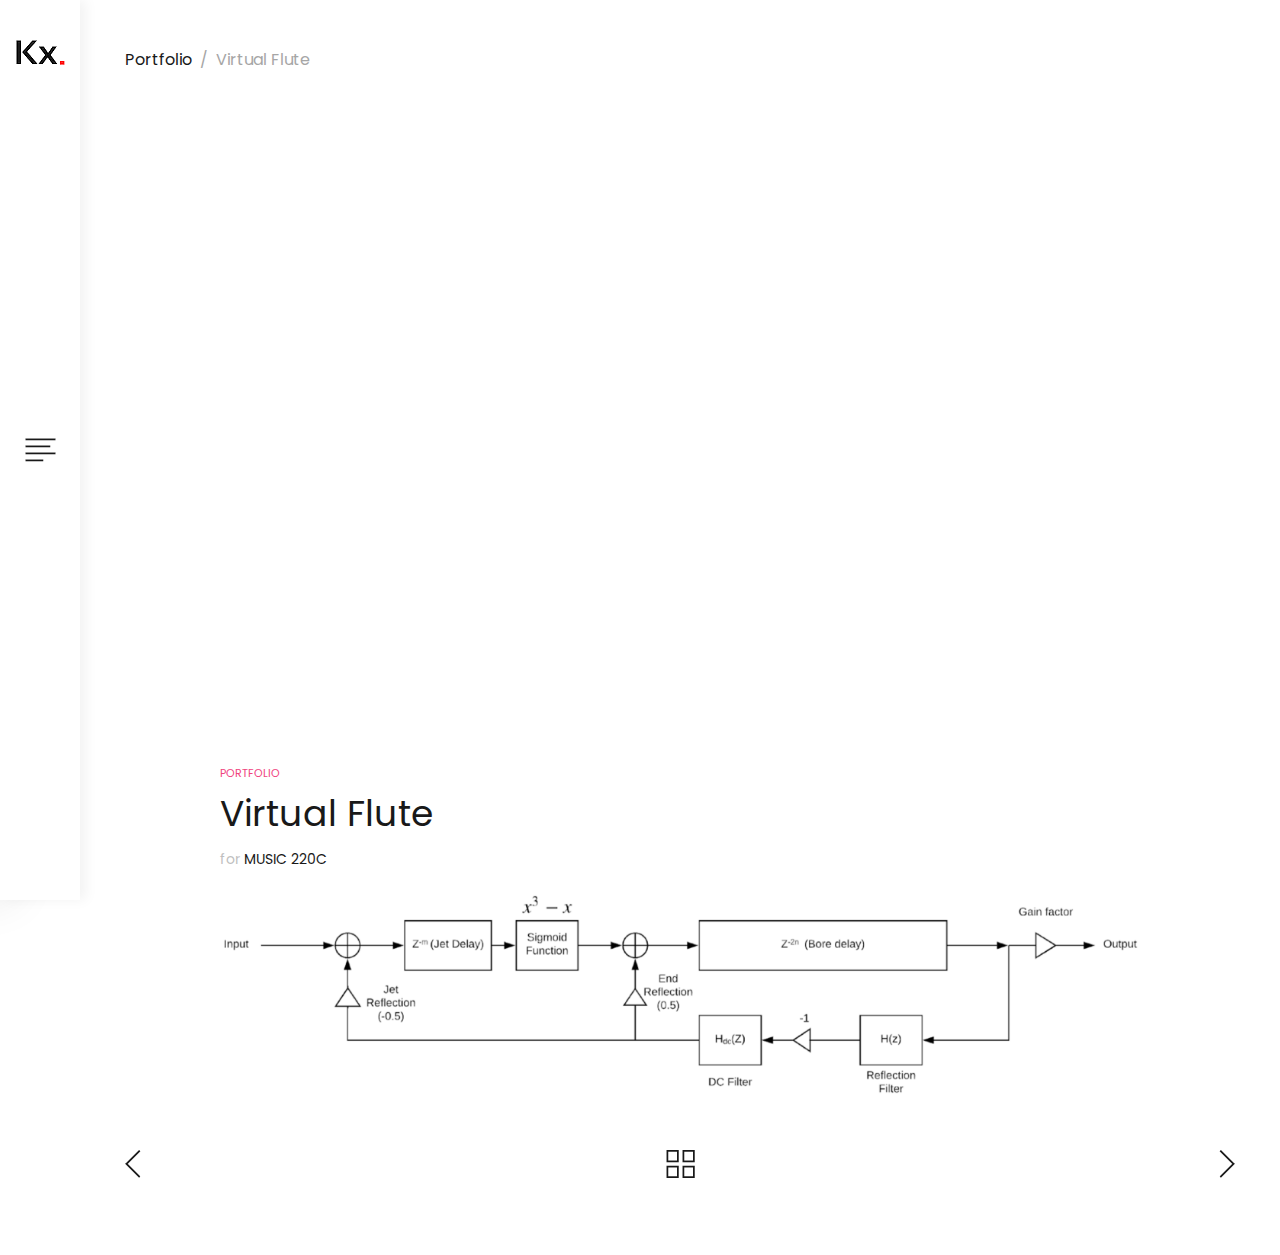
<file: portfolio/virtualflute.html>
<!DOCTYPE html>
<html lang="en">
<head>
    <title>Kangrui Xue</title>

    <!-- Required meta tags -->
    <meta charset="utf-8">
    <meta name="viewport" content="width=device-width, initial-scale=1, shrink-to-fit=no">

    <!-- Bootstrap CSS -->
    <link rel="stylesheet" href="css/bootstrap.min.css">

    <!-- FontAwesome CSS -->
    <link rel="stylesheet" href="css/font-awesome.min.css">

    <!-- Styles -->
    <link rel="stylesheet" href="style.css">
</head>
<body><header class="site-header">
    <div class="site-branding">
        <h1 class="site-title"><a href="../index.html" rel="home"><img src="images/logo.png" alt="Logo"></a></h1>
    </div><!-- .site-branding -->

    <div class="hamburger-menu">
        <div class="menu-icon">
            <img src="images/menu-icon.png" alt="menu icon">
        </div><!-- .menu-icon -->

        <div class="menu-close-icon">
            <img src="images/x.png" alt="menu close icon">
        </div><!-- .menu-close-icon -->
    </div><!-- .hamburger-menu -->
  </header><!-- .site-header -->

<nav class="site-navigation flex flex-column justify-content-between">
    <div class="site-branding d-none d-lg-block ">
        <h1 class="site-title"><a href="../index.html" rel="home"><img src="images/logo2.png" alt="Logo"></a></h1>
    </div><!-- .site-branding -->

    <ul class="main-menu flex flex-column justify-content-center">
        <li class="current-menu-item"><a href="../index.html">Portfolio</a></li>
        <li><a href="#">About</a></li>
    </ul>

    <p><!-- Link back to Colorlib can't be removed. Template is licensed under CC BY 3.0. -->
Copyright &copy;<script>document.write(new Date().getFullYear());</script> All rights reserved | This template is made with <i class="fa fa-heart-o" aria-hidden="true"></i> by <a href="https://colorlib.com" target="_blank">Colorlib</a>
<!-- Link back to Colorlib can't be removed. Template is licensed under CC BY 3.0. -->
</p>

</nav><!-- .site-navigation -->

<div class="nav-bar-sep d-lg-none"></div>

<div class="outer-container">
    <div class="single-post">
        <div class="container">
            <div class="row">
                <div class="col">
                    <ul class="breadcrumbs flex align-items-center">
                        <li><a href="#">Portfolio</a></li>
                        <li>Virtual Flute</li>
                    </ul><!-- .breadcrumbs -->
                </div><!-- .col -->
            </div><!-- .row -->

            <div class="row">
                <div class="col-12">
                    <div class="featured-img">
                        <iframe width="1111" height="588" src="https://www.youtube.com/embed/0BLJ42rO8OU" frameborder="0" allow="accelerometer; autoplay; encrypted-media; gyroscope; picture-in-picture" allowfullscreen></iframe>
                    </div><!-- .content-area -->
                </div><!-- .col -->
                <div class="col-12 offset-lg-1 col-lg-10">
                    <div class="content-area">
                        <header class="entry-header">
                            <div class="post-meta">
                                <a href="#">Portfolio</a>
                            </div><!-- .meta-post -->

                            <h1>Virtual Flute</h1>

                            <span class="byline">for <span class="author"><a href="#">MUSIC 220C</a></span></span>
                        </header><!-- .entry-header -->
                        <div class="entry-content">
                            <p></p>
                            <div class="featured-img">
                              <figure>
                                  <img src="images/block_diagram.png" alt="block diagram">
                              </figure>
                            </div>
                            <p></p>

                            <p></p>
                        </div><!-- .entry-content -->
                    </div><!-- .content-area -->
                </div><!-- .col-12 -->
            </div><!-- .row -->

            <div class="row">
                <div class="col">
                    <nav class="post-nav">
                        <ul class="flex justify-content-between align-items-center">
                            <li><a href="musicreader.html"><img src="images/angle-left.png" alt="Previous"></a></li>
                            <li><a href="../index.html"><img src="images/portfolio-icon.png" alt="Back to Portfolio"></a></li>
                            <li><a href="#"><img src="images/angle-right.png" alt="Next"></a></li>
                        </ul>
                    </nav><!-- .post-nav -->
                </div><!-- .col -->
            </div><!-- .row -->
        </div><!-- .container -->
    </div><!-- .single-post -->
</div><!-- .outer-container -->

<script type='text/javascript' src='js/jquery.js'></script>
<script type='text/javascript' src='js/custom.js'></script>

</body>
</html>
</file>
<file: theme/style.css>
@import url('https://fonts.googleapis.com/css?family=Poppins:300,400,500,600,700|Work+Sans:300,400,500,600,700');

body {
    color: #191919;
    font-family: 'Work Sans', sans-serif;
}

img {
    vertical-align: baseline;
}

#overlay {
  position: fixed;
  display: block;
  width: 100%;
  height: 100%;
  background-color: rgba(255,255,255,0.92);
  z-index: 9;
}

/*--------------------------------------------------------------
# Links
--------------------------------------------------------------*/

a {
    color: royalblue;
}

a:visited {
    color: purple;
}

a:hover, a:focus, a:active {
    color: midnightblue;
}

a:focus {
    outline: thin dotted;
}

a:hover, a:active {
    outline: 0;
    list-style: none;
}

/*--------------------------------------------------------------
# Helper Utilities
--------------------------------------------------------------*/
.flex {
    display: flex;
}

/*--------------------------------------------------------------
# Outer Container
--------------------------------------------------------------*/
@media screen and (min-width: 992px) {
    .outer-container {
        padding-left: 80px;
    }
}

@media screen and (min-width: 768px) {
    .no-padding {
        padding: 0;
    }
}

/*--------------------------------------------------------------
# Header
--------------------------------------------------------------*/
/*
# Site Branding
--------------------------------*/
.site-branding {
    transition: all .5s;
}

.site-title {
    margin: 0;
    text-align: center;
}

.site-navigation .site-title a {
    display: block;
}

/*
  Hamburger Menu
----------------------------------------*/

.hamburger-menu .menu-icon,
.hamburger-menu .menu-close-icon {
    width: 44px;
    height: 44px;
    text-align: center;
    cursor: pointer;
    transition: all 0.5s;
}

.hamburger-menu.close .menu-icon {
    visibility: hidden;
    opacity: 0;
}

.menu-close-icon {
    visibility: hidden;
    opacity: 0;
}

.hamburger-menu.close .menu-close-icon {
    visibility: visible;
    opacity: 1;
}

.hamburger-menu img {
    display: block;
    margin: 0 auto;
}

/*
# Site Navigation
--------------------------------*/
.site-navigation {
    transition: all .5s;
}

/*
# Main Menu
--------------------------------*/
.main-menu {
    padding: 15px 30px;
    margin: 0;
}

.main-menu li {
    display: block;
    padding: 12px 0;
    font-size: 30px;
    font-weight: 500;
    border-bottom: 1px solid #ebebeb;
}

.main-menu li:nth-last-of-type(1) {
    border-bottom: 0;
}

.main-menu li a {
    display: block;
    color: #a6a6a6;
    text-decoration: none;
    transition: all 0.35s;
}

.main-menu li a:hover,
.main-menu li.current-menu-item a {
    color: #f0437e;
}

/*
# Social Profiles
--------------------------------*/
.social-profiles ul {
    padding: 10px 0 34px 0;
    margin: 0;
}

.social-profiles ul li {
    display: block;
    padding: 0 18px;
    font-size: 1.5rem;
}

.social-profiles ul li a {
    color: #191919;
    transition: all 0.35s;
}

.social-profiles ul li a:hover {
    color: #f0437e;
}

.nav-bar-sep {
    height: 78px;
}

@media screen and (max-width: 992px) {
    .site-header {
        position: fixed;
        top: 0;
        left: 0;
        z-index: 999;
        width: 100%;
        padding: 15px 30px;
        background: #fff;
        box-shadow: 0 12px 24px rgba(0,0,0,.09);
    }

    .site-header,
    .hamburger-menu {
        display: flex;
        justify-content: space-between;
        align-items: center;
    }

    .hamburger-menu {
        flex-flow: column;
    }

    .hamburger-menu .menu-icon, .hamburger-menu .menu-close-icon {
        position: absolute;
        top: 26px;
        right: 24px;
    }

    .main-menu li {
        position: relative;
    }

    .main-menu li::after {
        content: '';
        position: absolute;
        top: 11px;
        right: 0;
        font-family: 'FontAwesome', serif;
    }

    .main-menu li:hover::after,
    .main-menu li.current-menu-item::after {
        color: #f0437e;
    }

    .site-navigation {
        position: absolute;
        top: 78px;
        left: 0;
        z-index: 99;
        width: 100%;
        height: 500px;
        background: #fff;
        box-shadow: 0 12px 24px rgba(0,0,0,.09);
        visibility: hidden;
        opacity: 0;
        transition: all 0.35s;
    }

    .site-navigation.show {
        visibility: visible;
        opacity: 1;
    }

    .social-profiles ul {
        padding: 80px 15px 30px;
        margin: 0;
    }
}

@media screen and (min-width: 992px) {
    .site-header,
    .site-navigation {
        position: fixed;
        top: 0;
        left: 0;
        z-index: 999;
        width: 80px;
        height: 100vh;
        padding: 0 15px;
        box-shadow: 6px 0 12px rgba(0,0,0,.05);
    }

    .site-navigation {
        background: #f7f7f7;
    }

    .site-navigation.show {
        left: 80px;
    }

    .site-header {
        background: #fff;
    }

    .site-header.no-shadow {
        box-shadow: none;
    }

    .site-header .site-branding.hide {
        visibility: hidden;
        opacity: 0;
    }

    .site-title {
        padding: 28px 0 10px 0;
    }

    .hamburger-menu .menu-icon,
    .hamburger-menu .menu-close-icon {
        position: absolute;
        top: calc(50vh - 22px);
        left: 15px;
        width: calc(100% - 30px);
        padding: 10px 0;
    }

    .site-navigation {
        left: -250px;
        z-index: 99;
        width: 250px;
        padding: 0;
        box-shadow: 16px 0 42px rgba(0,0,0,.09);
    }

    .main-menu {
        height: calc(100vh - 160px);
        padding: 0;
    }

    .main-menu li {
        border-bottom: 0;
        text-align: center;
    }

    .social-profiles ul li {
        font-size: 1.125rem;
    }
}
.copyright {
    position: absolute;
    text-align: center;
    font-size: 0.875rem;
    bottom: 0;
}

/*--------------------------------------------------------------
# Scroll Down
--------------------------------------------------------------*/
.scroll-down {
    position: absolute;
    bottom: 0;
    left: 50%;
    z-index: 99;
    width: 120px;
    height: 100px;
    margin-left: -20px;
    cursor: pointer;
}

.arrow-down {
    width: 32px;
    height: 32px;
    margin: 0 auto;
    border-radius: 50%;
    background: #fff;
}

.scroll-text {
    margin-top: 5px;
    margin-bottom: 15px;
    font-size: 14px;
    font-weight: 600;
}

/*--------------------------------------------------------------
# Portfolio
--------------------------------------------------------------*/

.portfolio-page .scroll-down {
    margin-left: -60px;
}

.portfolio-content {
    position: relative;
    margin-bottom: 30px;
}

.home-page {
    padding-top: 15px;
}

.home-page .portfolio-content {
    margin-bottom: 15px;
}

.portfolio-content figure {
    margin: 0;
}

.portfolio-content figure img {
    display: block;
    width: 100%;
    height: auto;
    min-height: 100%;
}

.portfolio-content .entry-content {
    position: absolute;
    top: 0;
    left: 0;
    width: 100%;
    height: 100%;
    background: rgba(255,255,255,.9);
    font-family: 'Poppins', sans-serif;
    text-align: center;
    visibility: hidden;
    opacity: 0;
    transition: all 0.35s;
}

.portfolio-content:hover .entry-content {
    visibility: visible;
    opacity: 1;
}

.portfolio-content h3 {
    margin-bottom: 0;
    font-family: 'Poppins', sans-serif;
    font-size: 1.5rem;
    font-weight: 500;
}

.home-page .portfolio-content h3 {
    font-size: 2.25rem;
}

.portfolio-content h3 a {
    color: #191919;
    text-decoration: none;
}

.portfolio-content ul {
    padding: 0;
    margin: 10px 0 0;
    list-style: none;
}

.portfolio-content li {
    margin: 0 3px;
    color: #a6a6a6;
}

.portfolio-content li a {
    font-size: 0.875rem;
    color: #a6a6a6;
}

@media screen and (min-width: 768px) {
    .home-page {
        padding: 0;
    }

    .home-page .portfolio-content {
        margin-bottom: 0;
    }
}

/*--------------------------------------------------------------
# Breadcrumbs
--------------------------------------------------------------*/
.breadcrumbs {
    padding: 48px 0;
    margin: 0;
    color: #a6a6a6;
    list-style: none;
    font-family: 'Poppins', sans-serif;
}

.breadcrumbs li {
    position: relative;
    color: #a6a6a6;
    padding: 0 12px;
}

.breadcrumbs li:nth-of-type(1) {
    padding-left: 0;
}

.breadcrumbs li::after {
    content: '/';
    position: absolute;
    top: 0;
    right: -6px;
    width: 10px;
}


.breadcrumbs li:nth-last-of-type(1)::after {
    display: none;
}

.breadcrumbs li a {
    color: #191919;
    text-decoration: none;
}

/*--------------------------------------------------------------
# Single Portfolio
--------------------------------------------------------------*/
.single-portfolio {
    padding-top: 15px;
    padding-bottom: 70px;
}

.single-portfolio figure img {
    max-width: 100%;
}

.single-portfolio .content-area h1 {
    margin-top: 20px;
    font-size: 2.25rem;
    font-family: 'Poppins', sans-serif;
}

.single-portfolio .content-area .entry-content {
    margin-top: 20px;
    font-family: 'Poppins', sans-serif;
    line-height: 1.6;
    color: #444444;
}

/*
# Post Share
--------------------------------*/
.single-portfolio .post-share {
    margin-top: 32px;
}

.single-portfolio .post-share label {
    margin-right: 32px;
    text-transform: capitalize;
    font-family: 'Poppins', sans-serif;
}

.single-portfolio .post-share ul {
    padding: 0;
    margin: 0;
    list-style: none;
}

.single-portfolio .post-share ul li {
    width: 48px;
    height: 48px;
    margin-right: 10px;
    margin-bottom: 10px;
    border-radius: 50%;
    font-size: 18px;
    line-height: 1;
    color: #fff;
}

.single-portfolio .post-share ul li a {
    display: flex;
    justify-content: center;
    align-items: center;
    width: 100%;
    height: 100%;
    color: #fff;
    text-decoration: none;
}

.single-portfolio .post-share ul li.li {
    background: #0e76a8;
}

.single-portfolio .post-share ul li.gh {
    background: #211F1F;
}

.single-portfolio .post-share ul li.yt {
    background: #ff0000;
}

.single-portfolio .post-share ul li.sc {
    background: #ff7700;
}

/*
# Post Sidebar
--------------------------------*/
.single-portfolio .entry-meta {
    margin-top: 24px;
    font-family: 'Poppins', sans-serif;
}

.single-portfolio .entry-meta label {
    display: block;
    line-height: 1.3;
    text-transform: uppercase;
}

.single-portfolio .date-format,
.single-portfolio .post-category,
.single-portfolio .posted-tags {
    display: block;
    margin-bottom: 26px;
}

.single-portfolio .posted-tags span,
.single-portfolio .entry-meta a {
    color: #888888;
}

/*
# Post Nav
--------------------------------*/
.post-nav {
    margin: 36px 0 0;
}

.post-nav ul {
    padding: 0;
    margin: 0;
    list-style: none;
}

@media screen and (min-width: 576px) {
    .single-portfolio {
        padding-top: 45px;
    }
}

@media screen and (min-width: 992px) {
    .single-portfolio {
        padding-top: 90px;
    }
}

@media screen and (min-width: 1200px) {
    .single-portfolio {
        padding-top: 115px;
    }
}

/*--------------------------------------------------------------
# Blog
--------------------------------------------------------------*/
.blog-page {
    padding-top: 15px;
    font-family: 'Poppins', sans-serif;
}

.blog-page .blog-content figure,
.blog-page .blog-content .entry-content {
    width: 50%;
}

.blog-page .blog-content figure {
    margin: 0;
    overflow: hidden;
}

.blog-page .blog-content figure img {
    display: block;
    width: 100%;
    height: auto;
}

.blog-page .blog-content .entry-content {
    padding: 25px;
}

.blog-page .blog-content {
    transition: all .35s;
}

.blog-page .blog-content:hover {
    background: #f0437e;
}

.blog-page .blog-content header {
    width: 100%;
}

.blog-page .blog-content .entry-content h3 {
    position: relative;
}

.blog-page .blog-content .entry-content h3::before {
    content: '';
    position: absolute;
    top: 7px;
    left: -35px ;
    z-index: 99;
    width: 20px;
    height: 20px;
    transform: rotate(45deg);
    background: #fff;
}

.blog-page .blog-content .entry-content h3 a {
    color: #191919;
    font-size: 1.125rem;
    font-weight: 500;
}

.blog-page .blog-content .posted-by {
    margin-top: 10px;
    color: #595959;
    font-size: 0.875rem;
}

.blog-page .blog-content .posted-on {
    position: relative;
    margin-right: 20px;
    color: #bfbfbf;
    font-size: 0.875rem;
}

.blog-page .blog-content .posted-on::after {
    content: '/';
    position: absolute;
    top: 0;
    right: -14px;
}

.blog-page .blog-content footer ul {
    padding: 0;
    margin: 0;
    list-style: none;
}

.blog-page .blog-content footer li {
    padding: 0 3px;
    font-size: 0.875rem;
}

.blog-page .blog-content footer li a {
    color: #f0437e;
}

.blog-page .blog-content:hover .entry-content h3 a,
.blog-page .blog-content:hover .posted-by,
.blog-page .blog-content:hover .posted-on,
.blog-page .blog-content:hover footer li a {
    color: #fff;
}

@media screen and (max-width: 1200px) {
    .blog-page .col-12:nth-of-type(even) .blog-content {
        flex-flow: row-reverse !important;
    }

    .blog-page .col-12:nth-of-type(even) .blog-content .entry-content h3::before {
        right: -50px;
        left: auto;
    }
}

@media screen and (max-width: 768px) {
    .blog-page .col-12:nth-of-type(even) .blog-content .entry-content h3::before {
        right: -35px;
    }

    .blog-page .blog-content .entry-content h3 {
        line-height: 1;
    }
}

@media screen and (min-width: 576px) {
    .blog-page .blog-content .entry-content h3 a {
        font-size: 1.5rem;
    }
}

@media screen and (min-width: 768px) {
    .blog-page {
        padding-top: 0;
    }

    .blog-page .blog-content .entry-content {
        padding: 35px 40px;
    }

    .blog-page .blog-content .entry-content h3::before {
        left: -50px ;
    }
}

@media screen and (min-width: 1200px) {
    .blog-page .blog-content.flex-row-reverse .entry-content h3::before {
        right: -50px;
        left: auto;
    }
}

/*--------------------------------------------------------------
# Single Blog Page
--------------------------------------------------------------*/
.single-post,
.single-page {
    padding-bottom: 70px;
    font-family: 'Poppins', sans-serif;
}

/*
# Featured Image
--------------------------------*/
.single-post .featured-img figure,
.single-page .featured-img figure {
    margin: 0;
}

.single-post .featured-img figure img,
.single-page .featured-img figure img {
    width: 100%;
}

/*
# Content Area
--------------------------------*/
.single-post .content-area,
.single-page .content-area {
    margin-top: 50px;
}

.single-post .entry-header .post-meta,
.single-page .entry-header .post-meta {
    text-transform: uppercase;
    font-size: 0.6875rem;
}

.single-post .entry-header .post-meta a,
.single-page .entry-header .post-meta a {
    display: inline-block;
    margin-right: 6px;
    color: #f0437e;
}

.single-post .content-area h1,
.single-page .content-area h1 {
    margin-top: 10px;
    font-size: 2.25rem;
    font-weight: 400;
}

.single-post .entry-header .byline,
.single-page .entry-header .byline {
    display: block;
    margin-top: 14px;
    margin-bottom: 24px;
    font-size: 0.875rem;
    color: #bfbfbf;
}

.single-post .entry-header .byline .author a,
.single-page .entry-header .byline .author a {
    color: #191919;
}

.single-post .content-area .entry-content p,
.single-page .content-area .entry-content p {
    margin-bottom: 0.75rem;
    color: #595959;
}

/*
# Comments
--------------------------------*/
.post-comments {
    margin-top: 40px;
    padding-top: 52px;
    padding-bottom: 40px;
    border-top: 1px solid #ebebeb;
    border-bottom: 1px solid #ebebeb;
}

.comments-title,
.comment-reply-title {
    margin-bottom: 0;
    font-size: 1.5rem;
    font-weight: 400;
}

.post-comments .comment-list {
    padding: 0;
    margin: 0;
    list-style: none
}

.post-comments .comment-author-avatar {
    float: left;
    width: 70px;
    height: 70px;
    margin-top: 48px;
    margin-right: 22px;
    margin-bottom: 0;
    border-radius: 50%;
    overflow: hidden;
}

.post-comments .comment-author-avatar img {
    width: 100%;
    height: auto;
}

.post-comments .comment-wrap {
    float: right;
    width: calc(100% - 92px);
    margin-top: 44px;
}

.post-comments .comment-author .fn a {
    font-size: 1.125rem;
    color: #191919;
}

.post-comments .comment-author .comment-meta a {
    font-size: 0.875rem;
    color: #b7b7b7;
}

.post-comments p {
    margin-top: 5px;
    color: #595959;
}

.post-comments .reply {
    margin-top: 24px;
}

.post-comments .reply a {
    display: inline-block;
    padding: 8px 15px;
    margin-right: 10px;
    border: 1px solid #d2d2d4;
    border-radius: 2px;
    font-size: 0.75rem;
    font-weight: 600;
    line-height: 1;
    color: #404040;
    text-transform: uppercase;
    text-decoration: none;
    letter-spacing: 1px;
    transition: all 0.35s;
}

.post-comments .reply a:hover {
    border-color: transparent;
    color: #fff;
    background: #f0437e;
}

.comment-list ol.children {
    padding: 0;
    margin-left: 92px;
    list-style: none;
}

.post-comments ol.children .comment-author-avatar {
    margin-top: 40px;
    margin-right: 22px;
}

.post-comments ol.children .comment-wrap {
    margin-top: 36px;
    width: calc(100% - 92px);
}

/*
# Comment Form
--------------------------------*/
.comments-form {
    margin-top: 52px;
}

.comment-reply-title {
    margin-bottom: 16px;
}

.comment-form input[type="text"],
.comment-form input[type="email"],
.comment-form input[type="url"],
.comment-form textarea {
    width: 100%;
    padding: 12px 24px;
    margin-top: 20px;
    border: 1px solid #e5e5e5;
    line-height: 1;
    color: #a6a6a6;
    outline: none;
}

.comment-form textarea {
    line-height: 1.4;
}

.comment-form input[type="text"]:focus,
.comment-form input[type="email"]:focus,
.comment-form input[type="url"]:focus,
.comment-form textarea:focus {
    border-color: #232d37;
}

.comment-form input[type="submit"] {
    padding: 18px 30px;
    margin-top: 32px;
    margin-bottom: 10px;
    border: 0;
    border-radius: 2px;
    font-size: 0.875rem;
    font-weight: 600;
    line-height: 1;
    color: #fff;
    text-transform: uppercase;
    text-decoration: none;
    letter-spacing: 0.15rem;
    outline: none;
    cursor: pointer;
    background: #f0437e;
}

/*
# Post Sidebar
--------------------------------*/
.single-post .entry-meta {
    margin-top: 50px;
}

.single-post .entry-meta label {
    display: block;
    line-height: 1.3;
    text-transform: uppercase;
}

.single-post .date-format,
.single-post .post-category,
.single-post .posted-tags {
    display: block;
    margin-bottom: 26px;
}

.single-post .posted-tags span,
.single-post .entry-meta a {
    color: #bfbfbf;
}

.single-post .post-share label {
    text-transform: capitalize;
}

.single-post .post-share ul {
    display: flex;
    flex-wrap: wrap;
    padding: 0;
    margin: 18px 0 0;
    list-style: none;
}

.single-post .post-share ul li {
    width: 48px;
    height: 48px;
    margin-right: 10px;
    margin-bottom: 10px;
    border-radius: 50%;
    font-size: 18px;
    line-height: 1;
    color: #fff;
}

.single-post .post-share ul li a {
    display: flex;
    justify-content: center;
    align-items: center;
    width: 100%;
    height: 100%;
    color: #fff;
    text-decoration: none;
}

.single-post .post-share ul li.li {
    background: #0e76a8;
}

.single-post .post-share ul li.gh {
    background: #211F1F;
}

.single-post .post-share ul li.yt {
    background: #ff0000;
}

.single-post .post-share ul li.sc {
    background: #ff7700;
}

@media screen and (min-width: 768px) {
    .post-comments .comment-author-avatar {
        margin-right: 50px;
    }

    .post-comments .comment-wrap {
        width: calc(100% - 120px);
    }

    .comment-list ol.children {
        margin-left: 120px;
    }
}

/*--------------------------------------------------------------
# Single Page
--------------------------------------------------------------*/
.single-page .content-area .entry-content {
    border-bottom: 0;
    padding-bottom: 12px;
}

.single-page .entry-header .byline .date-format a {
    color: #bfbfbf;
}
</file>
<file: portfolio/style.css>
@import url('https://fonts.googleapis.com/css?family=Poppins:300,400,500,600,700|Work+Sans:300,400,500,600,700');

body {
    color: #191919;
    font-family: 'Work Sans', sans-serif;
}

img {
    vertical-align: baseline;
}

/*--------------------------------------------------------------
# Links
--------------------------------------------------------------*/
a {
    color: royalblue;
}

a:visited {
    color: purple;
}

a:hover, a:focus, a:active {
    color: midnightblue;
}

a:focus {
    outline: thin dotted;
}

a:hover, a:active {
    outline: 0;
    list-style: none;
}

/*--------------------------------------------------------------
# Helper Utilities
--------------------------------------------------------------*/
.flex {
    display: flex;
}

/*--------------------------------------------------------------
# Outer Container
--------------------------------------------------------------*/
@media screen and (min-width: 992px) {
    .outer-container {
        padding-left: 80px;
    }
}

@media screen and (min-width: 768px) {
    .no-padding {
        padding: 0;
    }
}

/*--------------------------------------------------------------
# Header
--------------------------------------------------------------*/
/*
# Site Branding
--------------------------------*/
.site-branding {
    transition: all .5s;
}

.site-title {
    margin: 0;
    text-align: center;
}

.site-navigation .site-title a {
    display: block;
}

/*
  Hamburger Menu
----------------------------------------*/
.hamburger-menu .menu-icon,
.hamburger-menu .menu-close-icon {
    width: 44px;
    height: 44px;
    text-align: center;
    cursor: pointer;
    transition: all 0.5s;
}

.hamburger-menu.close .menu-icon {
    visibility: hidden;
    opacity: 0;
}

.menu-close-icon {
    visibility: hidden;
    opacity: 0;
}

.hamburger-menu.close .menu-close-icon {
    visibility: visible;
    opacity: 1;
}

.hamburger-menu img {
    display: block;
    margin: 0 auto;
}

/*
# Site Navigation
--------------------------------*/
.site-navigation {
    transition: all .5s;
}

/*
# Main Menu
--------------------------------*/
.main-menu {
    padding: 15px 30px;
    margin: 0;
}

.main-menu li {
    display: block;
    padding: 12px 0;
    font-size: 30px;
    font-weight: 500;
    border-bottom: 1px solid #ebebeb;
}

.main-menu li:nth-last-of-type(1) {
    border-bottom: 0;
}

.main-menu li a {
    display: block;
    color: #a6a6a6;
    text-decoration: none;
    transition: all 0.35s;
}

.main-menu li a:hover,
.main-menu li.current-menu-item a {
    color: #f0437e;
}

/*
# Social Profiles
--------------------------------*/
.social-profiles ul {
    padding: 10px 0 34px 0;
    margin: 0;
}

.social-profiles ul li {
    display: block;
    padding: 0 18px;
    font-size: 1.5rem;
}

.social-profiles ul li a {
    color: #191919;
    transition: all 0.35s;
}

.social-profiles ul li a:hover {
    color: #f0437e;
}

.nav-bar-sep {
    height: 78px;
}

@media screen and (max-width: 992px) {
    .site-header {
        position: fixed;
        top: 0;
        left: 0;
        z-index: 999;
        width: 100%;
        padding: 15px 30px;
        background: #fff;
        box-shadow: 0 12px 24px rgba(0,0,0,.09);
    }

    .site-header,
    .hamburger-menu {
        display: flex;
        justify-content: space-between;
        align-items: center;
    }

    .hamburger-menu {
        flex-flow: column;
    }

    .hamburger-menu .menu-icon, .hamburger-menu .menu-close-icon {
        position: absolute;
        top: 26px;
        right: 24px;
    }

    .main-menu li {
        position: relative;
    }

    .main-menu li::after {
        content: '';
        position: absolute;
        top: 11px;
        right: 0;
        font-family: 'FontAwesome', serif;
    }

    .main-menu li:hover::after,
    .main-menu li.current-menu-item::after {
        color: #f0437e;
    }

    .site-navigation {
        position: absolute;
        top: 78px;
        left: 0;
        z-index: 99;
        width: 100%;
        height: 500px;
        background: #fff;
        box-shadow: 0 12px 24px rgba(0,0,0,.09);
        visibility: hidden;
        opacity: 0;
        transition: all 0.35s;
    }

    .site-navigation.show {
        visibility: visible;
        opacity: 1;
    }

    .social-profiles ul {
        padding: 80px 15px 30px;
        margin: 0;
    }
}

@media screen and (min-width: 992px) {
    .site-header,
    .site-navigation {
        position: fixed;
        top: 0;
        left: 0;
        z-index: 999;
        width: 80px;
        height: 100vh;
        padding: 0 15px;
        box-shadow: 6px 0 12px rgba(0,0,0,.05);
    }

    .site-navigation {
        background: #f7f7f7;
    }

    .site-navigation.show {
        left: 80px;
    }

    .site-header {
        background: #fff;
    }

    .site-header.no-shadow {
        box-shadow: none;
    }

    .site-header .site-branding.hide {
        visibility: hidden;
        opacity: 0;
    }

    .site-title {
        padding: 28px 0 10px 0;
    }

    .hamburger-menu .menu-icon,
    .hamburger-menu .menu-close-icon {
        position: absolute;
        top: calc(50vh - 22px);
        left: 15px;
        width: calc(100% - 30px);
        padding: 10px 0;
    }

    .site-navigation {
        left: -250px;
        z-index: 99;
        width: 250px;
        padding: 0;
        box-shadow: 16px 0 42px rgba(0,0,0,.09);
    }

    .main-menu {
        height: calc(100vh - 160px);
        padding: 0;
    }

    .main-menu li {
        border-bottom: 0;
        text-align: center;
    }

    .social-profiles ul li {
        font-size: 1.125rem;
    }
}

/*--------------------------------------------------------------
# Scroll Down
--------------------------------------------------------------*/
.scroll-down {
    position: absolute;
    bottom: 0;
    left: 50%;
    z-index: 99;
    width: 120px;
    height: 100px;
    margin-left: -20px;
    cursor: pointer;
}

.arrow-down {
    width: 32px;
    height: 32px;
    margin: 0 auto;
    border-radius: 50%;
    background: #fff;
}

.scroll-text {
    margin-top: 5px;
    margin-bottom: 15px;
    font-size: 14px;
    font-weight: 600;
}

/*--------------------------------------------------------------
# Portfolio
--------------------------------------------------------------*/

.portfolio-page .scroll-down {
    margin-left: -60px;
}

.portfolio-content {
    position: relative;
    margin-bottom: 30px;
}

.home-page {
    padding-top: 15px;
}

.home-page .portfolio-content {
    margin-bottom: 15px;
}

.portfolio-content figure {
    margin: 0;
}

.portfolio-content figure img {
    display: block;
    width: 100%;
    height: auto;
    min-height: 100%;
}

.portfolio-content .entry-content {
    position: absolute;
    top: 0;
    left: 0;
    width: 100%;
    height: 100%;
    background: rgba(255,255,255,.9);
    font-family: 'Poppins', sans-serif;
    text-align: center;
    visibility: hidden;
    opacity: 0;
    transition: all 0.35s;
}

.portfolio-content:hover .entry-content {
    visibility: visible;
    opacity: 1;
}

.portfolio-content h3 {
    margin-bottom: 0;
    font-family: 'Poppins', sans-serif;
    font-size: 1.5rem;
    font-weight: 500;
}

.home-page .portfolio-content h3 {
    font-size: 2.25rem;
}

.portfolio-content h3 a {
    color: #191919;
    text-decoration: none;
}

.portfolio-content ul {
    padding: 0;
    margin: 10px 0 0;
    list-style: none;
}

.portfolio-content li {
    margin: 0 3px;
}

.portfolio-content li a {
    font-size: 0.875rem;
    color: #a6a6a6;
}

@media screen and (min-width: 768px) {
    .home-page {
        padding: 0;
    }

    .home-page .portfolio-content {
        margin-bottom: 0;
    }
}

/*--------------------------------------------------------------
# Breadcrumbs
--------------------------------------------------------------*/
.breadcrumbs {
    padding: 48px 0;
    margin: 0;
    color: #a6a6a6;
    list-style: none;
    font-family: 'Poppins', sans-serif;
}

.breadcrumbs li {
    position: relative;
    color: #a6a6a6;
    padding: 0 12px;
}

.breadcrumbs li:nth-of-type(1) {
    padding-left: 0;
}

.breadcrumbs li::after {
    content: '/';
    position: absolute;
    top: 0;
    right: -6px;
    width: 10px;
}


.breadcrumbs li:nth-last-of-type(1)::after {
    display: none;
}

.breadcrumbs li a {
    color: #191919;
    text-decoration: none;
}

/*--------------------------------------------------------------
# Single Portfolio
--------------------------------------------------------------*/
.single-portfolio {
    padding-top: 15px;
    padding-bottom: 70px;
}

.single-portfolio figure img {
    max-width: 100%;
}

.single-portfolio .content-area h1 {
    margin-top: 20px;
    font-size: 2.25rem;
    font-family: 'Poppins', sans-serif;
}

.single-portfolio .content-area .entry-content {
    margin-top: 20px;
    font-family: 'Poppins', sans-serif;
    line-height: 1.6;
    color: #595959;
}

/*
# Post Share
--------------------------------*/
.single-portfolio .post-share {
    margin-top: 32px;
}

.single-portfolio .post-share label {
    margin-right: 32px;
    text-transform: capitalize;
    font-family: 'Poppins', sans-serif;
}

.single-portfolio .post-share ul {
    padding: 0;
    margin: 0;
    list-style: none;
}

.single-portfolio .post-share ul li {
    width: 48px;
    height: 48px;
    margin-right: 10px;
    margin-bottom: 10px;
    border-radius: 50%;
    font-size: 18px;
    line-height: 1;
    color: #fff;
}

.single-portfolio .post-share ul li a {
    display: flex;
    justify-content: center;
    align-items: center;
    width: 100%;
    height: 100%;
    color: #fff;
    text-decoration: none;
}

.single-portfolio .post-share ul li.fb {
    background: #4b6cd0;
}

.single-portfolio .post-share ul li.gp {
    background: #f03b3b;
}

.single-portfolio .post-share ul li.in {
    background: #bb8950;
}

.single-portfolio .post-share ul li.tw {
    background: #49a7f3;
}

/*
# Post Sidebar
--------------------------------*/
.single-portfolio .entry-meta {
    margin-top: 24px;
    font-family: 'Poppins', sans-serif;
}

.single-portfolio .entry-meta label {
    display: block;
    line-height: 1.3;
    text-transform: uppercase;
}

.single-portfolio .date-format,
.single-portfolio .post-category,
.single-portfolio .posted-tags {
    display: block;
    margin-bottom: 26px;
}

.single-portfolio .posted-tags span,
.single-portfolio .entry-meta a {
    color: #bfbfbf;
}

/*
# Post Nav
--------------------------------*/
.post-nav {
    margin: 36px 0 0;
}

.post-nav ul {
    padding: 0;
    margin: 0;
    list-style: none;
}

@media screen and (min-width: 576px) {
    .single-portfolio {
        padding-top: 45px;
    }
}

@media screen and (min-width: 992px) {
    .single-portfolio {
        padding-top: 90px;
    }
}

@media screen and (min-width: 1200px) {
    .single-portfolio {
        padding-top: 115px;
    }
}

/*--------------------------------------------------------------
# Blog
--------------------------------------------------------------*/
.blog-page {
    padding-top: 15px;
    font-family: 'Poppins', sans-serif;
}

.blog-page .blog-content figure,
.blog-page .blog-content .entry-content {
    width: 50%;
}

.blog-page .blog-content figure {
    margin: 0;
    overflow: hidden;
}

.blog-page .blog-content figure img {
    display: block;
    width: 100%;
    height: auto;
}

.blog-page .blog-content .entry-content {
    padding: 25px;
}

.blog-page .blog-content {
    transition: all .35s;
}

.blog-page .blog-content:hover {
    background: #f0437e;
}

.blog-page .blog-content header {
    width: 100%;
}

.blog-page .blog-content .entry-content h3 {
    position: relative;
}

.blog-page .blog-content .entry-content h3::before {
    content: '';
    position: absolute;
    top: 7px;
    left: -35px ;
    z-index: 99;
    width: 20px;
    height: 20px;
    transform: rotate(45deg);
    background: #fff;
}

.blog-page .blog-content .entry-content h3 a {
    color: #191919;
    font-size: 1.125rem;
    font-weight: 500;
}

.blog-page .blog-content .posted-by {
    margin-top: 10px;
    color: #595959;
    font-size: 0.875rem;
}

.blog-page .blog-content .posted-on {
    position: relative;
    margin-right: 20px;
    color: #bfbfbf;
    font-size: 0.875rem;
}

.blog-page .blog-content .posted-on::after {
    content: '/';
    position: absolute;
    top: 0;
    right: -14px;
}

.blog-page .blog-content footer ul {
    padding: 0;
    margin: 0;
    list-style: none;
}

.blog-page .blog-content footer li {
    padding: 0 3px;
    font-size: 0.875rem;
}

.blog-page .blog-content footer li a {
    color: #f0437e;
}

.blog-page .blog-content:hover .entry-content h3 a,
.blog-page .blog-content:hover .posted-by,
.blog-page .blog-content:hover .posted-on,
.blog-page .blog-content:hover footer li a {
    color: #fff;
}

@media screen and (max-width: 1200px) {
    .blog-page .col-12:nth-of-type(even) .blog-content {
        flex-flow: row-reverse !important;
    }

    .blog-page .col-12:nth-of-type(even) .blog-content .entry-content h3::before {
        right: -50px;
        left: auto;
    }
}

@media screen and (max-width: 768px) {
    .blog-page .col-12:nth-of-type(even) .blog-content .entry-content h3::before {
        right: -35px;
    }

    .blog-page .blog-content .entry-content h3 {
        line-height: 1;
    }
}

@media screen and (min-width: 576px) {
    .blog-page .blog-content .entry-content h3 a {
        font-size: 1.5rem;
    }
}

@media screen and (min-width: 768px) {
    .blog-page {
        padding-top: 0;
    }

    .blog-page .blog-content .entry-content {
        padding: 35px 40px;
    }

    .blog-page .blog-content .entry-content h3::before {
        left: -50px ;
    }
}

@media screen and (min-width: 1200px) {
    .blog-page .blog-content.flex-row-reverse .entry-content h3::before {
        right: -50px;
        left: auto;
    }
}

/*--------------------------------------------------------------
# Single Blog Page
--------------------------------------------------------------*/
.single-post,
.single-page {
    padding-bottom: 70px;
    font-family: 'Poppins', sans-serif;
}

/*
# Featured Image
--------------------------------*/
.single-post .featured-img figure,
.single-page .featured-img figure {
    margin: 0;
}

.single-post .featured-img figure img,
.single-page .featured-img figure img {
    width: 100%;
}

/*
# Content Area
--------------------------------*/
.single-post .content-area,
.single-page .content-area {
    margin-top: 50px;
}

.single-post .entry-header .post-meta,
.single-page .entry-header .post-meta {
    text-transform: uppercase;
    font-size: 0.6875rem;
}

.single-post .entry-header .post-meta a,
.single-page .entry-header .post-meta a {
    display: inline-block;
    margin-right: 6px;
    color: #f0437e;
}

.single-post .content-area h1,
.single-page .content-area h1 {
    margin-top: 10px;
    font-size: 2.25rem;
    font-weight: 400;
}

.single-post .entry-header .byline,
.single-page .entry-header .byline {
    display: block;
    margin-top: 14px;
    margin-bottom: 24px;
    font-size: 0.875rem;
    color: #bfbfbf;
}

.single-post .entry-header .byline .author a,
.single-page .entry-header .byline .author a {
    color: #191919;
}

.single-post .content-area .entry-content p,
.single-page .content-area .entry-content p {
    margin-bottom: 0.75rem;
    color: #595959;
}

/*
# Comments
--------------------------------*/
.post-comments {
    margin-top: 40px;
    padding-top: 52px;
    padding-bottom: 40px;
    border-top: 1px solid #ebebeb;
    border-bottom: 1px solid #ebebeb;
}

.comments-title,
.comment-reply-title {
    margin-bottom: 0;
    font-size: 1.5rem;
    font-weight: 400;
}

.post-comments .comment-list {
    padding: 0;
    margin: 0;
    list-style: none
}

.post-comments .comment-author-avatar {
    float: left;
    width: 70px;
    height: 70px;
    margin-top: 48px;
    margin-right: 22px;
    margin-bottom: 0;
    border-radius: 50%;
    overflow: hidden;
}

.post-comments .comment-author-avatar img {
    width: 100%;
    height: auto;
}

.post-comments .comment-wrap {
    float: right;
    width: calc(100% - 92px);
    margin-top: 44px;
}

.post-comments .comment-author .fn a {
    font-size: 1.125rem;
    color: #191919;
}

.post-comments .comment-author .comment-meta a {
    font-size: 0.875rem;
    color: #b7b7b7;
}

.post-comments p {
    margin-top: 5px;
    color: #595959;
}

.post-comments .reply {
    margin-top: 24px;
}

.post-comments .reply a {
    display: inline-block;
    padding: 8px 15px;
    margin-right: 10px;
    border: 1px solid #d2d2d4;
    border-radius: 2px;
    font-size: 0.75rem;
    font-weight: 600;
    line-height: 1;
    color: #404040;
    text-transform: uppercase;
    text-decoration: none;
    letter-spacing: 1px;
    transition: all 0.35s;
}

.post-comments .reply a:hover {
    border-color: transparent;
    color: #fff;
    background: #f0437e;
}

.comment-list ol.children {
    padding: 0;
    margin-left: 92px;
    list-style: none;
}

.post-comments ol.children .comment-author-avatar {
    margin-top: 40px;
    margin-right: 22px;
}

.post-comments ol.children .comment-wrap {
    margin-top: 36px;
    width: calc(100% - 92px);
}

/*
# Comment Form
--------------------------------*/
.comments-form {
    margin-top: 52px;
}

.comment-reply-title {
    margin-bottom: 16px;
}

.comment-form input[type="text"],
.comment-form input[type="email"],
.comment-form input[type="url"],
.comment-form textarea {
    width: 100%;
    padding: 12px 24px;
    margin-top: 20px;
    border: 1px solid #e5e5e5;
    line-height: 1;
    color: #a6a6a6;
    outline: none;
}

.comment-form textarea {
    line-height: 1.4;
}

.comment-form input[type="text"]:focus,
.comment-form input[type="email"]:focus,
.comment-form input[type="url"]:focus,
.comment-form textarea:focus {
    border-color: #232d37;
}

.comment-form input[type="submit"] {
    padding: 18px 30px;
    margin-top: 32px;
    margin-bottom: 10px;
    border: 0;
    border-radius: 2px;
    font-size: 0.875rem;
    font-weight: 600;
    line-height: 1;
    color: #fff;
    text-transform: uppercase;
    text-decoration: none;
    letter-spacing: 0.15rem;
    outline: none;
    cursor: pointer;
    background: #f0437e;
}

/*
# Post Sidebar
--------------------------------*/
.single-post .entry-meta {
    margin-top: 50px;
}

.single-post .entry-meta label {
    display: block;
    line-height: 1.3;
    text-transform: uppercase;
}

.single-post .date-format,
.single-post .post-category,
.single-post .posted-tags {
    display: block;
    margin-bottom: 26px;
}

.single-post .posted-tags span,
.single-post .entry-meta a {
    color: #bfbfbf;
}

.single-post .post-share label {
    text-transform: capitalize;
}

.single-post .post-share ul {
    display: flex;
    flex-wrap: wrap;
    padding: 0;
    margin: 18px 0 0;
    list-style: none;
}

.single-post .post-share ul li {
    width: 48px;
    height: 48px;
    margin-right: 10px;
    margin-bottom: 10px;
    border-radius: 50%;
    font-size: 18px;
    line-height: 1;
    color: #fff;
}

.single-post .post-share ul li a {
    display: flex;
    justify-content: center;
    align-items: center;
    width: 100%;
    height: 100%;
    color: #fff;
    text-decoration: none;
}

.single-post .post-share ul li.fb {
    background: #4b6cd0;
}

.single-post .post-share ul li.gp {
    background: #f03b3b;
}

.single-post .post-share ul li.in {
    background: #bb8950;
}

.single-post .post-share ul li.tw {
    background: #49a7f3;
}

@media screen and (min-width: 768px) {
    .post-comments .comment-author-avatar {
        margin-right: 50px;
    }

    .post-comments .comment-wrap {
        width: calc(100% - 120px);
    }

    .comment-list ol.children {
        margin-left: 120px;
    }
}

/*--------------------------------------------------------------
# Single Page
--------------------------------------------------------------*/
.single-page .content-area .entry-content {
    border-bottom: 0;
    padding-bottom: 12px;
}

.single-page .entry-header .byline .date-format a {
    color: #bfbfbf;
}
</file>
